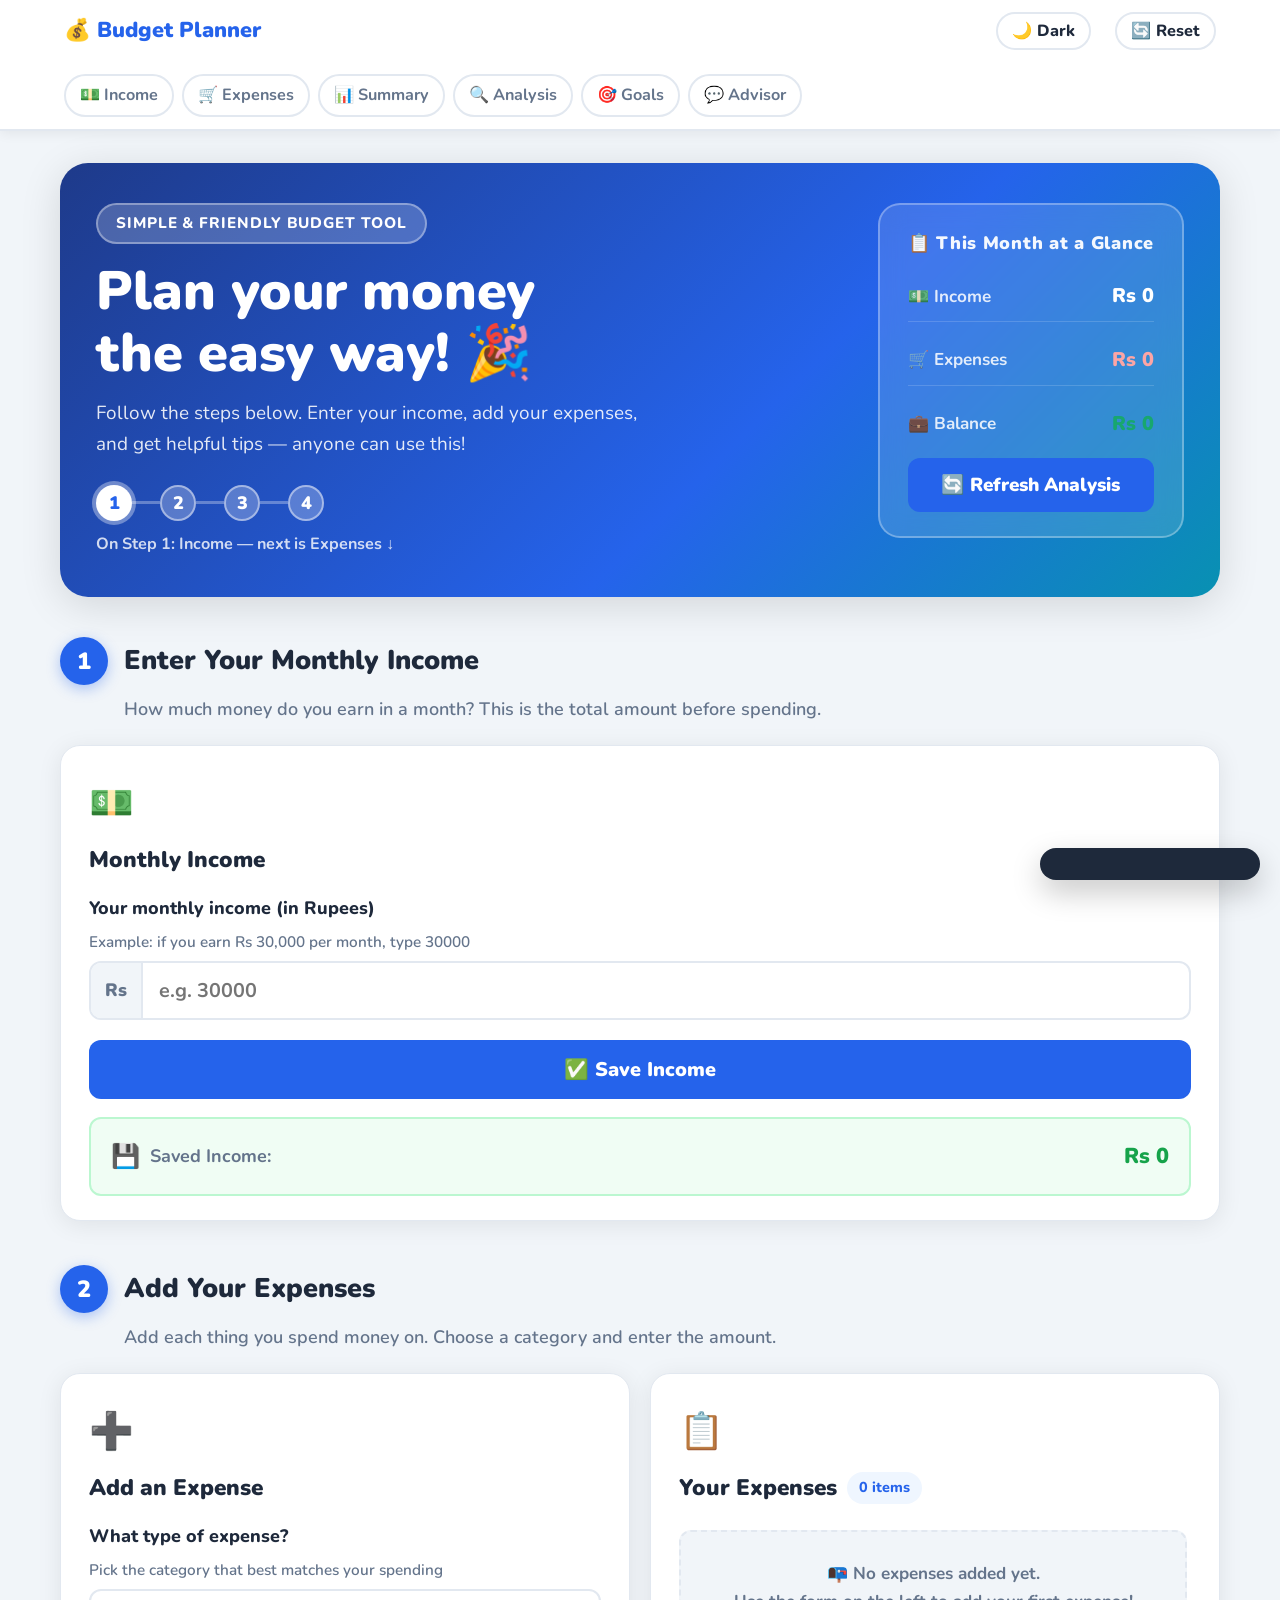
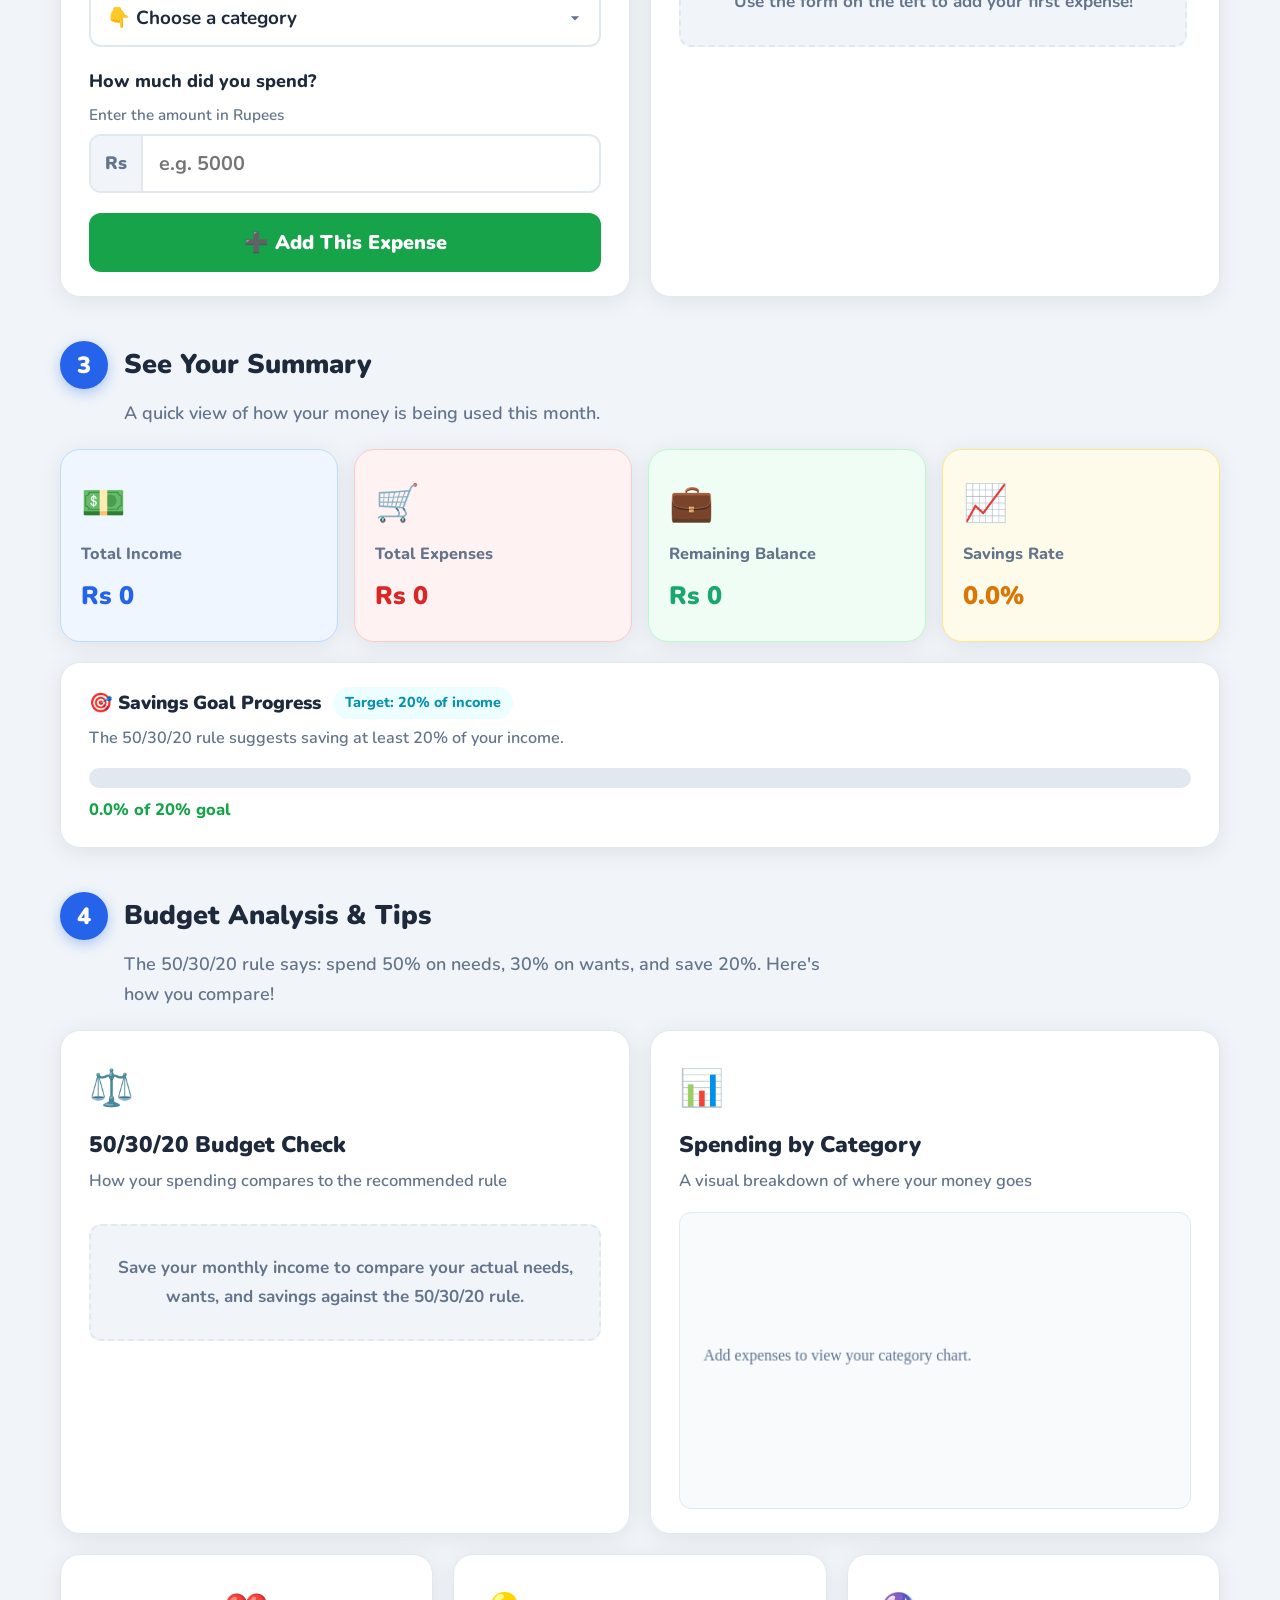
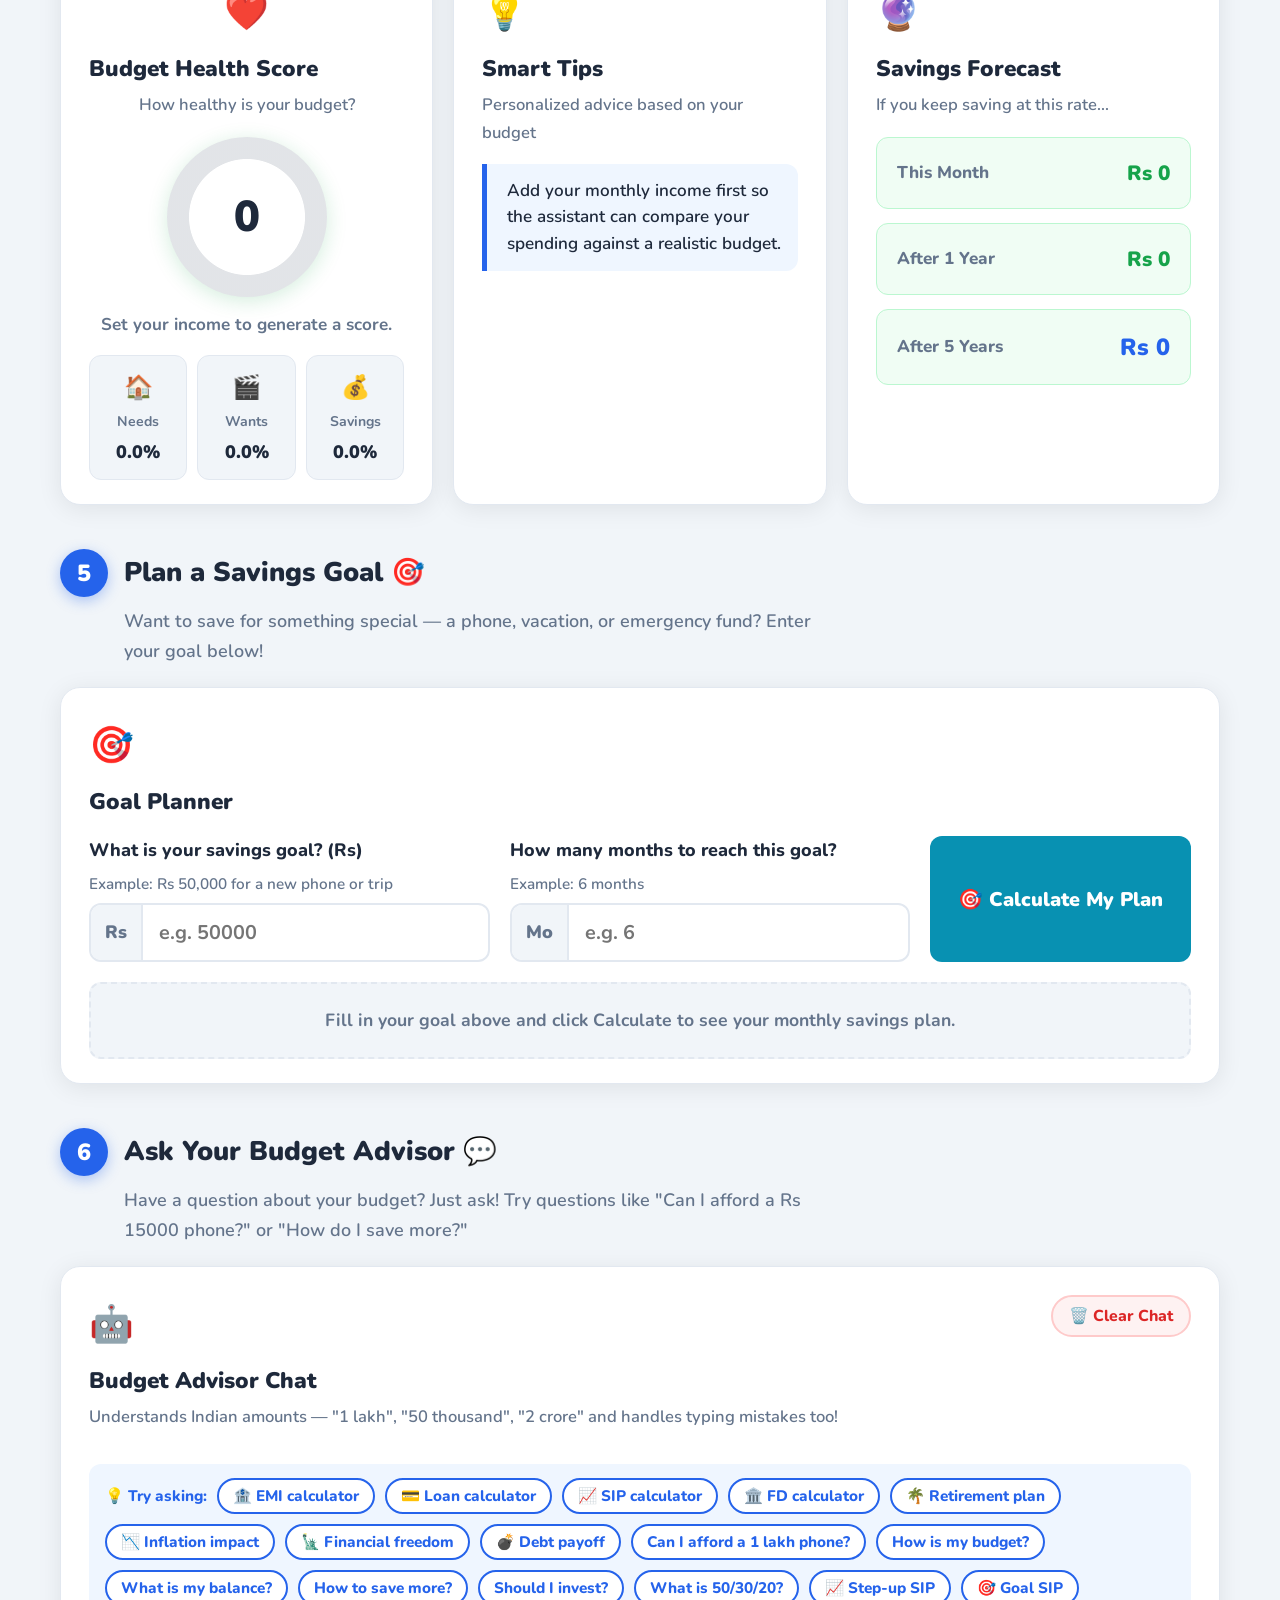
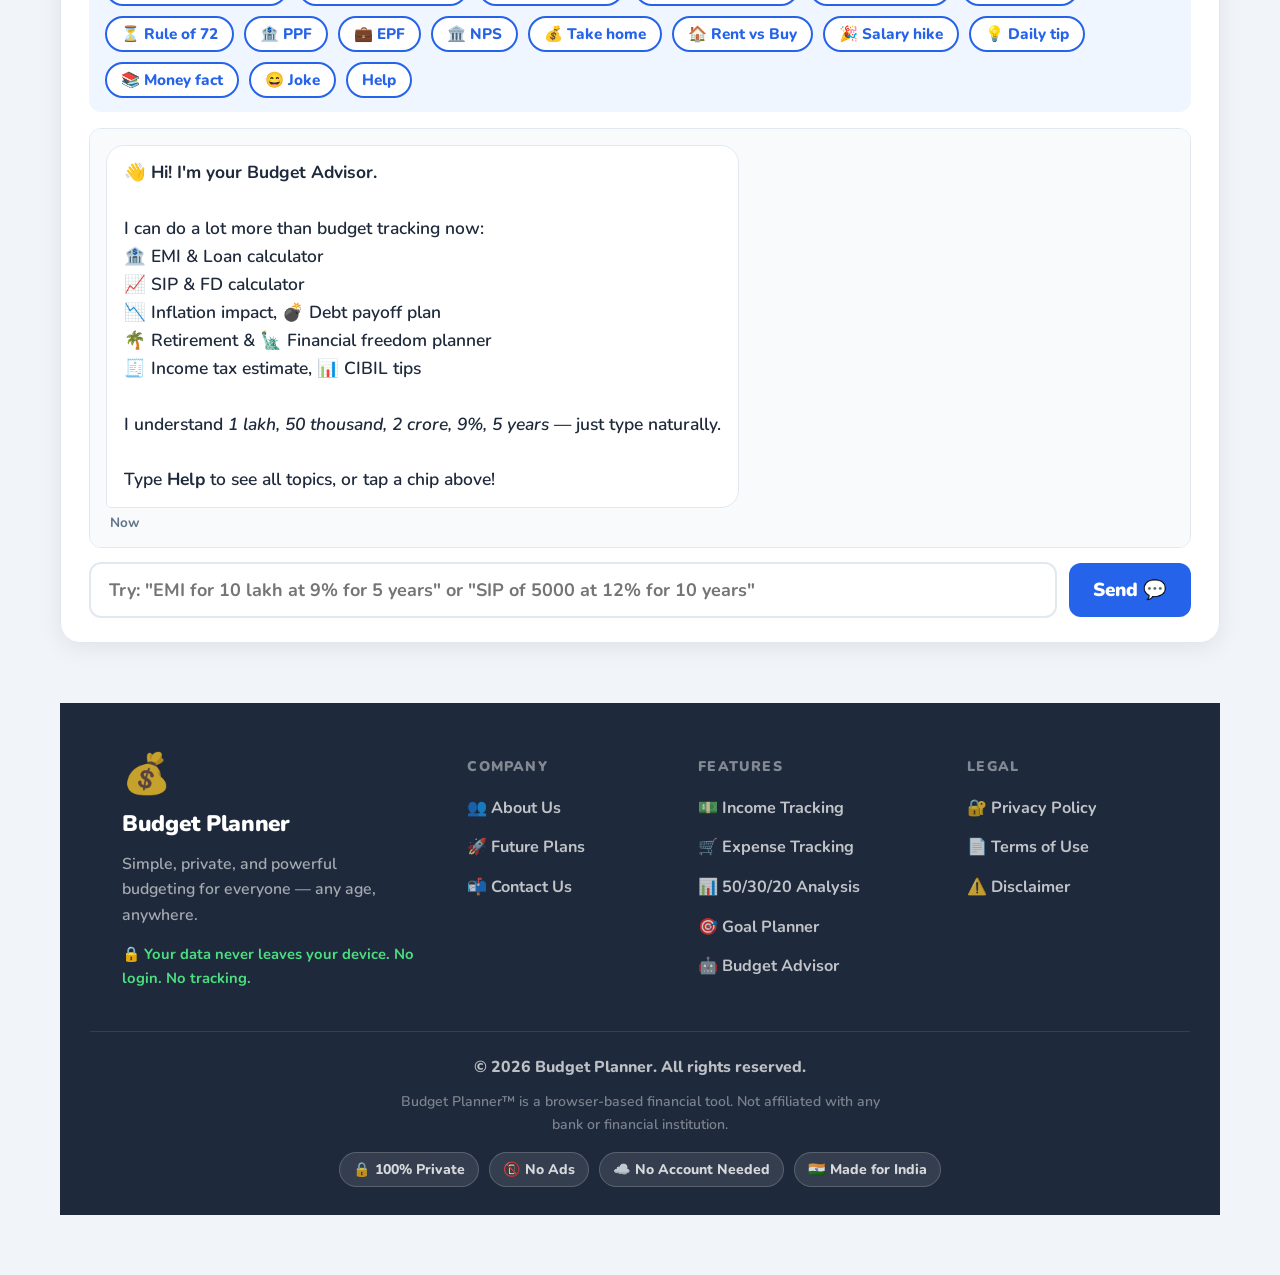
<file: index.html>
<!doctype html>
<html lang="en">
    <head>
        <script>
            (function () {
                try {
                    var t =
                        localStorage.getItem("smart-budget-theme") || "light";
                    document.documentElement.setAttribute("data-theme", t);
                } catch (e) {}
            })();
        </script>
        <meta charset="UTF-8" />
        <meta name="viewport" content="width=device-width, initial-scale=1.0" />
        <title>My Budget Planner 💰</title>
        <link rel="preconnect" href="https://fonts.googleapis.com" />
        <link rel="preconnect" href="https://fonts.gstatic.com" crossorigin />
        <link
            href="https://fonts.googleapis.com/css2?family=Nunito:wght@400;600;700;800;900&display=swap"
            rel="stylesheet"
        />
        <link rel="stylesheet" href="style.css" />
    </head>
    <body>
        <!-- TOP NAV -->
        <nav class="topnav">
            <div class="topnav__inner">
                <a class="topnav__brand" href="index.html">💰 Budget Planner</a>
                

                <button
                    id="themeToggleBtn"
                    class="topnav__theme"
                    type="button"
                    title="Toggle light/dark theme"
                >
                    🌙 Dark
                </button>
                <button
                    id="resetAppBtn"
                    class="topnav__reset"
                    type="button"
                    title="Clear all data and start fresh"
                >
                    🔄 Reset
                </button>
                <div class="topnav__links">
                    <a href="#step-income">💵 Income</a>
                    <a href="#step-expenses">🛒 Expenses</a>
                    <a href="#step-summary">📊 Summary</a>
                    <a href="#step-analysis">🔍 Analysis</a>
                    <a href="#step-goals">🎯 Goals</a>
                    <a href="#step-chat">💬 Advisor</a>
                </div>
            </div>
        </nav>

        <div class="page-shell">
            <!-- HERO BANNER -->
            <header class="hero">
                <div class="hero__left">
                    <div class="hero__badge">
                        Simple &amp; Friendly Budget Tool
                    </div>
                    <h1 class="hero__title">
                        Plan your money<br />the easy way! 🎉
                    </h1>
                    <p class="hero__desc">
                        Follow the steps below. Enter your income, add your
                        expenses, and get helpful tips — anyone can use this!
                    </p>
                    <div class="hero__steps-hint" id="heroStepsHint">
                        <button class="step-dot active" type="button" data-step-target="step-income" data-step-name="Income">1</button>
                        <span class="step-line"></span>
                        <button class="step-dot" type="button" data-step-target="step-expenses" data-step-name="Expenses">2</button>
                        <span class="step-line"></span>
                        <button class="step-dot" type="button" data-step-target="step-summary" data-step-name="Summary">3</button>
                        <span class="step-line"></span>
                        <button class="step-dot" type="button" data-step-target="step-analysis" data-step-name="Analysis">4</button>
                        <p class="step-hint-text" id="stepHintText">Start with Step 1 below ↓</p>
                    </div>
                </div>
                <div class="hero__right">
                    <div class="glance-card">
                        <p class="glance-title">📋 This Month at a Glance</p>
                        <div class="glance-row">
                            <span class="glance-label">💵 Income</span>
                            <strong id="heroIncome" class="glance-val"
                                >Rs 0</strong
                            >
                        </div>
                        <div class="glance-row">
                            <span class="glance-label">🛒 Expenses</span>
                            <strong id="heroExpenses" class="glance-val red"
                                >Rs 0</strong
                            >
                        </div>
                        <div class="glance-row glance-row--big">
                            <span class="glance-label">💼 Balance</span>
                            <strong id="heroBalance" class="glance-val green"
                                >Rs 0</strong
                            >
                        </div>
                        <button
                            id="analyzeBudgetBtn"
                            class="btn btn--primary btn--full"
                            type="button"
                        >
                            🔄 Refresh Analysis
                        </button>
                    </div>
                </div>
            </header>

            <main class="steps">
                <!-- STEP 1: INCOME -->
                <section class="step-section" id="step-income">
                    <div class="step-label">
                        <span class="step-num">1</span>
                        <span class="step-title"
                            >Enter Your Monthly Income</span
                        >
                    </div>
                    <p class="step-desc">
                        How much money do you earn in a month? This is the total
                        amount before spending.
                    </p>
                    <div class="card">
                        <div class="card__icon">💵</div>
                        <h2 class="card__heading">Monthly Income</h2>
                        <form id="incomeForm" class="form-stack">
                            <div class="field-wrap">
                                <label class="field-label" for="incomeInput"
                                    >Your monthly income (in Rupees)</label
                                >
                                <p class="field-hint">
                                    Example: if you earn Rs 30,000 per month,
                                    type 30000
                                </p>
                                <div class="input-icon-wrap">
                                    <span class="input-prefix">Rs</span>
                                    <input
                                        id="incomeInput"
                                        class="input-big"
                                        type="number"
                                        min="0"
                                        step="1"
                                        placeholder="e.g. 30000"
                                    />
                                </div>
                            </div>
                            <button
                                class="btn btn--primary btn--lg"
                                type="submit"
                            >
                                ✅ Save Income
                            </button>
                        </form>
                        <div class="saved-box" id="incomeSavedBox">
                            <span class="saved-box__icon">💾</span>
                            <span class="saved-box__label">Saved Income:</span>
                            <strong id="incomeValue">Rs 0</strong>
                        </div>
                    </div>
                </section>

                <!-- STEP 2: ADD EXPENSES -->
                <section class="step-section" id="step-expenses">
                    <div class="step-label">
                        <span class="step-num">2</span>
                        <span class="step-title">Add Your Expenses</span>
                    </div>
                    <p class="step-desc">
                        Add each thing you spend money on. Choose a category and
                        enter the amount.
                    </p>
                    <div class="two-col">
                        <!-- Add Expense Form -->
                        <div class="card">
                            <div class="card__icon">➕</div>
                            <h2 class="card__heading">Add an Expense</h2>
                            <form id="expenseForm" class="form-stack">
                                <div class="field-wrap">
                                    <label
                                        class="field-label"
                                        for="expenseCategory"
                                        >What type of expense?</label
                                    >
                                    <p class="field-hint">
                                        Pick the category that best matches your
                                        spending
                                    </p>
                                    <select
                                        id="expenseCategory"
                                        class="input-big"
                                        required
                                    >
                                        <option value="">
                                            👇 Choose a category
                                        </option>
                                        <option value="Food">
                                            🍛 Food (groceries, meals)
                                        </option>
                                        <option value="Rent">
                                            🏠 Rent / Housing
                                        </option>
                                        <option value="Transport">
                                            🚌 Transport (bus, petrol, auto)
                                        </option>
                                        <option value="Utilities">
                                            💡 Utilities (electricity, water,
                                            internet)
                                        </option>
                                        <option value="Entertainment">
                                            🎬 Entertainment (movies, games,
                                            subscriptions)
                                        </option>
                                        <option value="Other">📦 Other</option>
                                    </select>
                                </div>
                                <div class="field-wrap">
                                    <label
                                        class="field-label"
                                        for="expenseAmount"
                                        >How much did you spend?</label
                                    >
                                    <p class="field-hint">
                                        Enter the amount in Rupees
                                    </p>
                                    <div class="input-icon-wrap">
                                        <span class="input-prefix">Rs</span>
                                        <input
                                            id="expenseAmount"
                                            class="input-big"
                                            type="number"
                                            min="0"
                                            step="1"
                                            placeholder="e.g. 5000"
                                            required
                                        />
                                    </div>
                                </div>
                                <button
                                    class="btn btn--green btn--lg"
                                    type="submit"
                                >
                                    ➕ Add This Expense
                                </button>
                            </form>
                        </div>

                        <!-- Expense List -->
                        <div class="card">
                            <div class="card__icon">📋</div>
                            <h2 class="card__heading">
                                Your Expenses
                                <span id="expenseCount" class="badge"
                                    >0 items</span
                                >
                            </h2>
                            <div id="expenseList" class="expense-list"></div>
                        </div>
                    </div>
                </section>

                <!-- STEP 3: SUMMARY -->
                <section class="step-section" id="step-summary">
                    <div class="step-label">
                        <span class="step-num">3</span>
                        <span class="step-title">See Your Summary</span>
                    </div>
                    <p class="step-desc">
                        A quick view of how your money is being used this month.
                    </p>
                    <div class="four-col">
                        <div class="stat-card stat-card--blue">
                            <span class="stat-icon">💵</span>
                            <span class="stat-label">Total Income</span>
                            <strong id="statIncome" class="stat-value"
                                >Rs 0</strong
                            >
                        </div>
                        <div class="stat-card stat-card--red">
                            <span class="stat-icon">🛒</span>
                            <span class="stat-label">Total Expenses</span>
                            <strong id="statExpenses" class="stat-value"
                                >Rs 0</strong
                            >
                        </div>
                        <div class="stat-card stat-card--green">
                            <span class="stat-icon">💼</span>
                            <span class="stat-label">Remaining Balance</span>
                            <strong id="statBalance" class="stat-value"
                                >Rs 0</strong
                            >
                        </div>
                        <div class="stat-card stat-card--yellow">
                            <span class="stat-icon">📈</span>
                            <span class="stat-label">Savings Rate</span>
                            <strong id="statSavingsRate" class="stat-value"
                                >0%</strong
                            >
                        </div>
                    </div>
                    <div class="card savings-progress-card">
                        <p class="progress-heading">
                            🎯 Savings Goal Progress
                            <span class="badge badge--teal"
                                >Target: 20% of income</span
                            >
                        </p>
                        <p class="progress-sub">
                            The 50/30/20 rule suggests saving at least 20% of
                            your income.
                        </p>
                        <div class="progress-bar-wrap">
                            <div class="progress-bar-bg">
                                <div
                                    id="savingsProgressBar"
                                    class="progress-bar-fill"
                                ></div>
                            </div>
                            <span
                                id="savingsProgressLabel"
                                class="progress-label"
                                >0% of 20% goal</span
                            >
                        </div>
                    </div>
                </section>

                <!-- STEP 4: ANALYSIS -->
                <section class="step-section" id="step-analysis">
                    <div class="step-label">
                        <span class="step-num">4</span>
                        <span class="step-title"
                            >Budget Analysis &amp; Tips</span
                        >
                    </div>
                    <p class="step-desc">
                        The 50/30/20 rule says: spend 50% on needs, 30% on
                        wants, and save 20%. Here's how you compare!
                    </p>

                    <div class="two-col">
                        <!-- 50/30/20 Allocation -->
                        <div class="card">
                            <div class="card__icon">⚖️</div>
                            <h2 class="card__heading">50/30/20 Budget Check</h2>
                            <p class="card__sub">
                                How your spending compares to the recommended
                                rule
                            </p>
                            <div
                                id="allocationComparison"
                                class="allocation-list"
                            ></div>
                        </div>

                        <!-- Chart -->
                        <div class="card">
                            <div class="card__icon">📊</div>
                            <h2 class="card__heading">Spending by Category</h2>
                            <p class="card__sub">
                                A visual breakdown of where your money goes
                            </p>
                            <canvas
                                id="expenseChart"
                                width="520"
                                height="300"
                                aria-label="Expense chart"
                            ></canvas>
                        </div>
                    </div>

                    <div class="three-col">
                        <!-- Health Score -->
                        <div class="card score-card">
                            <div class="card__icon">❤️</div>
                            <h2 class="card__heading">Budget Health Score</h2>
                            <p class="card__sub">How healthy is your budget?</p>
                            <div class="score-ring">
                                <div id="scoreValue" class="score-ring__value">
                                    0
                                </div>
                            </div>
                            <p id="scoreStatus" class="score-status">
                                Set your income to get your score.
                            </p>
                            <div class="score-breakdown">
                                <div class="score-breakdown__item">
                                    <span class="sb-icon">🏠</span>
                                    <span class="sb-label">Needs</span>
                                    <strong id="needsActual">0%</strong>
                                </div>
                                <div class="score-breakdown__item">
                                    <span class="sb-icon">🎬</span>
                                    <span class="sb-label">Wants</span>
                                    <strong id="wantsActual">0%</strong>
                                </div>
                                <div class="score-breakdown__item">
                                    <span class="sb-icon">💰</span>
                                    <span class="sb-label">Savings</span>
                                    <strong id="savingsActual">0%</strong>
                                </div>
                            </div>
                        </div>

                        <!-- Smart Suggestions -->
                        <div class="card">
                            <div class="card__icon">💡</div>
                            <h2 class="card__heading">Smart Tips</h2>
                            <p class="card__sub">
                                Personalized advice based on your budget
                            </p>
                            <ul id="suggestionsList" class="tips-list"></ul>
                        </div>

                        <!-- Forecast -->
                        <div class="card">
                            <div class="card__icon">🔮</div>
                            <h2 class="card__heading">Savings Forecast</h2>
                            <p class="card__sub">
                                If you keep saving at this rate...
                            </p>
                            <div class="forecast-list">
                                <div class="forecast-item">
                                    <span class="forecast-period"
                                        >This Month</span
                                    >
                                    <strong
                                        id="monthlySavings"
                                        class="forecast-amount"
                                        >Rs 0</strong
                                    >
                                </div>
                                <div class="forecast-item">
                                    <span class="forecast-period"
                                        >After 1 Year</span
                                    >
                                    <strong
                                        id="yearlySavings"
                                        class="forecast-amount"
                                        >Rs 0</strong
                                    >
                                </div>
                                <div class="forecast-item">
                                    <span class="forecast-period"
                                        >After 5 Years</span
                                    >
                                    <strong
                                        id="fiveYearSavings"
                                        class="forecast-amount highlight-amount"
                                        >Rs 0</strong
                                    >
                                </div>
                            </div>
                        </div>
                    </div>
                </section>

                <!-- STEP 5: GOAL PLANNER -->
                <section class="step-section" id="step-goals">
                    <div class="step-label">
                        <span class="step-num">5</span>
                        <span class="step-title">Plan a Savings Goal 🎯</span>
                    </div>
                    <p class="step-desc">
                        Want to save for something special — a phone, vacation,
                        or emergency fund? Enter your goal below!
                    </p>
                    <div class="card card--wide">
                        <div class="card__icon">🎯</div>
                        <h2 class="card__heading">Goal Planner</h2>
                        <form id="goalForm" class="form-inline">
                            <div class="field-wrap">
                                <label class="field-label" for="goalAmount"
                                    >What is your savings goal? (Rs)</label
                                >
                                <p class="field-hint">
                                    Example: Rs 50,000 for a new phone or trip
                                </p>
                                <div class="input-icon-wrap">
                                    <span class="input-prefix">Rs</span>
                                    <input
                                        id="goalAmount"
                                        class="input-big"
                                        type="number"
                                        min="0"
                                        step="1"
                                        placeholder="e.g. 50000"
                                    />
                                </div>
                            </div>
                            <div class="field-wrap">
                                <label class="field-label" for="goalMonths"
                                    >How many months to reach this goal?</label
                                >
                                <p class="field-hint">Example: 6 months</p>
                                <div class="input-icon-wrap">
                                    <span class="input-prefix">Mo</span>
                                    <input
                                        id="goalMonths"
                                        class="input-big"
                                        type="number"
                                        min="1"
                                        step="1"
                                        placeholder="e.g. 6"
                                    />
                                </div>
                            </div>
                            <button
                                class="btn btn--accent btn--lg"
                                type="submit"
                            >
                                🎯 Calculate My Plan
                            </button>
                        </form>
                        <div
                            id="goalResult"
                            class="goal-result-box goal-result-box--empty"
                        >
                            Fill in your goal above and click Calculate to see
                            your monthly savings plan.
                        </div>
                    </div>
                </section>

                <!-- STEP 6: CHAT ADVISOR -->
                <section class="step-section" id="step-chat">
                    <div class="step-label">
                        <span class="step-num">6</span>
                        <span class="step-title"
                            >Ask Your Budget Advisor 💬</span
                        >
                    </div>
                    <p class="step-desc">
                        Have a question about your budget? Just ask! Try
                        questions like "Can I afford a Rs 15000 phone?" or "How
                        do I save more?"
                    </p>
                    <div class="card card--wide">
                        <div class="chat-card-header">
                            <div>
                                <div class="card__icon">🤖</div>
                                <h2 class="card__heading">
                                    Budget Advisor Chat
                                </h2>
                                <p class="card__sub">
                                    Understands Indian amounts — "1 lakh", "50
                                    thousand", "2 crore" and handles typing
                                    mistakes too!
                                </p>
                            </div>
                            <button
                                id="clearChatBtn"
                                class="btn-clear-chat"
                                type="button"
                            >
                                🗑️ Clear Chat
                            </button>
                        </div>
                        <div class="chat-examples">
                            <span class="chat-example-label"
                                >💡 Try asking:</span
                            >
                            <button
                                class="chat-chip"
                                type="button"
                                data-question="EMI for 10 lakh at 9% for 5 years"
                            >
                                🏦 EMI calculator
                            </button>
                            <button
                                class="chat-chip"
                                type="button"
                                data-question="Loan of 5 lakh at 11% for 3 years"
                            >
                                💳 Loan calculator
                            </button>
                            <button
                                class="chat-chip"
                                type="button"
                                data-question="SIP of 5000 at 12% for 10 years"
                            >
                                📈 SIP calculator
                            </button>
                            <button
                                class="chat-chip"
                                type="button"
                                data-question="FD of 1 lakh at 7% for 5 years"
                            >
                                🏛️ FD calculator
                            </button>
                            <button
                                class="chat-chip"
                                type="button"
                                data-question="Retirement plan"
                            >
                                🌴 Retirement plan
                            </button>
                            <button
                                class="chat-chip"
                                type="button"
                                data-question="Inflation effect on 1 lakh in 10 years at 6%"
                            >
                                📉 Inflation impact
                            </button>
                            <button
                                class="chat-chip"
                                type="button"
                                data-question="Financial freedom number"
                            >
                                🗽 Financial freedom
                            </button>
                            <button
                                class="chat-chip"
                                type="button"
                                data-question="Debt payoff plan for 2 lakh at 18%"
                            >
                                💣 Debt payoff
                            </button>
                            <button
                                class="chat-chip"
                                type="button"
                                data-question="Can I afford a 1 lakh phone?"
                            >
                                Can I afford a 1 lakh phone?
                            </button>
                            <button
                                class="chat-chip"
                                type="button"
                                data-question="How is my budget?"
                            >
                                How is my budget?
                            </button>
                            <button
                                class="chat-chip"
                                type="button"
                                data-question="What is my balance?"
                            >
                                What is my balance?
                            </button>
                            <button
                                class="chat-chip"
                                type="button"
                                data-question="How do I save more?"
                            >
                                How to save more?
                            </button>
                            <button
                                class="chat-chip"
                                type="button"
                                data-question="Should I invest?"
                            >
                                Should I invest?
                            </button>
                            <button
                                class="chat-chip"
                                type="button"
                                data-question="What is the 50/30/20 rule?"
                            >
                                What is 50/30/20?
                            </button>
                            <button class="chat-chip" type="button" data-question="Step up SIP of 5000 at 12% for 20 years step up by 10%">📈 Step-up SIP</button>
                            <button class="chat-chip" type="button" data-question="How much SIP for 1 crore in 20 years at 12%">🎯 Goal SIP</button>
                            <button class="chat-chip" type="button" data-question="Rule of 72">⏳ Rule of 72</button>
                            <button class="chat-chip" type="button" data-question="PPF">🏦 PPF</button>
                            <button class="chat-chip" type="button" data-question="EPF">💼 EPF</button>
                            <button class="chat-chip" type="button" data-question="NPS">🏛️ NPS</button>
                            <button class="chat-chip" type="button" data-question="Take home from 12 lakh CTC">💰 Take home</button>
                            <button class="chat-chip" type="button" data-question="Rent vs Buy">🏠 Rent vs Buy</button>
                            <button class="chat-chip" type="button" data-question="Got a 15% salary hike">🎉 Salary hike</button>
                            <button class="chat-chip" type="button" data-question="Tip of the day">💡 Daily tip</button>
                            <button class="chat-chip" type="button" data-question="Money fact">📚 Money fact</button>
                            <button class="chat-chip" type="button" data-question="Tell me a joke">😄 Joke</button>
                            <button
                                class="chat-chip"
                                type="button"
                                data-question="Help"
                            >
                                Help
                            </button>
                        </div>
                        <div id="chatMessages" class="chat-messages"></div>
                        <form id="chatForm" class="chat-input-row">
                            <input
                                id="chatQuestion"
                                class="chat-input"
                                type="text"
                                placeholder='Try: "EMI for 10 lakh at 9% for 5 years" or "SIP of 5000 at 12% for 10 years"'
                            />
                            <button class="btn btn--primary" type="submit">
                                Send 💬
                            </button>
                        </form>
                    </div>
                </section>
            </main>

            <footer class="footer">
                <div class="footer__top">
                    <div class="footer__brand">
                        <span class="footer__logo">💰</span>
                        <span class="footer__name">Budget Planner</span>
                        <p class="footer__tagline">
                            Simple, private, and powerful budgeting for everyone
                            — any age, anywhere.
                        </p>
                        <p class="footer__privacy-note">
                            🔒 Your data never leaves your device. No login. No
                            tracking.
                        </p>
                    </div>

                    <div class="footer__col">
                        <h4 class="footer__col-title">Company</h4>
                        <ul class="footer__links">
                            <li><a href="about.html">👥 About Us</a></li>
                            <li>
                                <a href="future-plans.html">🚀 Future Plans</a>
                            </li>
                            <li><a href="contact.html">📬 Contact Us</a></li>
                        </ul>
                    </div>

                    <div class="footer__col">
                        <h4 class="footer__col-title">Features</h4>
                        <ul class="footer__links">
                            <li>
                                <a href="#step-income">💵 Income Tracking</a>
                            </li>
                            <li>
                                <a href="#step-expenses">🛒 Expense Tracking</a>
                            </li>
                            <li>
                                <a href="#step-analysis"
                                    >📊 50/30/20 Analysis</a
                                >
                            </li>
                            <li><a href="#step-goals">🎯 Goal Planner</a></li>
                            <li><a href="#step-chat">🤖 Budget Advisor</a></li>
                        </ul>
                    </div>

                    <div class="footer__col">
                        <h4 class="footer__col-title">Legal</h4>
                        <ul class="footer__links">
                            <li>
                                <a href="privacy.html">🔐 Privacy Policy</a>
                            </li>
                            <li><a href="terms.html">📄 Terms of Use</a></li>
                            <li><a href="disclaimer.html">⚠️ Disclaimer</a></li>
                        </ul>
                    </div>
                </div>

                <div class="footer__bottom">
                    <p class="footer__copy">
                        © 2026 Budget Planner. All rights reserved.
                    </p>
                    <p class="footer__trademark">
                        Budget Planner™ is a browser-based financial tool. Not
                        affiliated with any bank or financial institution.
                    </p>
                    <div class="footer__badges">
                        <span class="footer__badge">🔒 100% Private</span>
                        <span class="footer__badge">📵 No Ads</span>
                        <span class="footer__badge">☁️ No Account Needed</span>
                        <span class="footer__badge">🇮🇳 Made for India</span>
                    </div>
                </div>
            </footer>
        </div>

        <div id="toast" class="toast" aria-live="polite"></div>

        <script src="script.js"></script>
        <script>
            const THEME_KEY = "smart-budget-theme";
            const themeBtn = document.getElementById("themeToggleBtn");
            function applyThemeLabel() {
                const isDark =
                    document.documentElement.getAttribute("data-theme") ===
                    "dark";
                themeBtn.textContent = isDark ? "☀️ Light" : "🌙 Dark";
                themeBtn.title = isDark
                    ? "Switch to light theme"
                    : "Switch to dark theme";
            }
            applyThemeLabel();
            themeBtn.addEventListener("click", () => {
                const current =
                    document.documentElement.getAttribute("data-theme") ||
                    "light";
                const next = current === "dark" ? "light" : "dark";
                document.documentElement.setAttribute("data-theme", next);
                try {
                    localStorage.setItem(THEME_KEY, next);
                } catch (e) {}
                applyThemeLabel();
            });

            document
                .getElementById("resetAppBtn")
                .addEventListener("click", () => {
                    const ok = confirm(
                        "This will clear ALL your saved data (income, expenses, chat) and reload the page as a fresh start. Continue?",
                    );
                    if (!ok) return;
                    let savedTheme = null;
                    try {
                        savedTheme = localStorage.getItem(THEME_KEY);
                        localStorage.clear();
                        sessionStorage.clear();
                        if (savedTheme)
                            localStorage.setItem(THEME_KEY, savedTheme);
                    } catch (e) {}
                    const url = new URL(window.location.href);
                    url.searchParams.set("_fresh", Date.now().toString());
                    window.location.replace(url.toString());
                });

            document.querySelectorAll(".chat-chip").forEach((btn) => {
                btn.addEventListener("click", () => {
                    document.getElementById("chatQuestion").value =
                        btn.dataset.question;
                    document.getElementById("chatQuestion").focus();
                });
            });
        </script>
    </body>
</html>
</file>
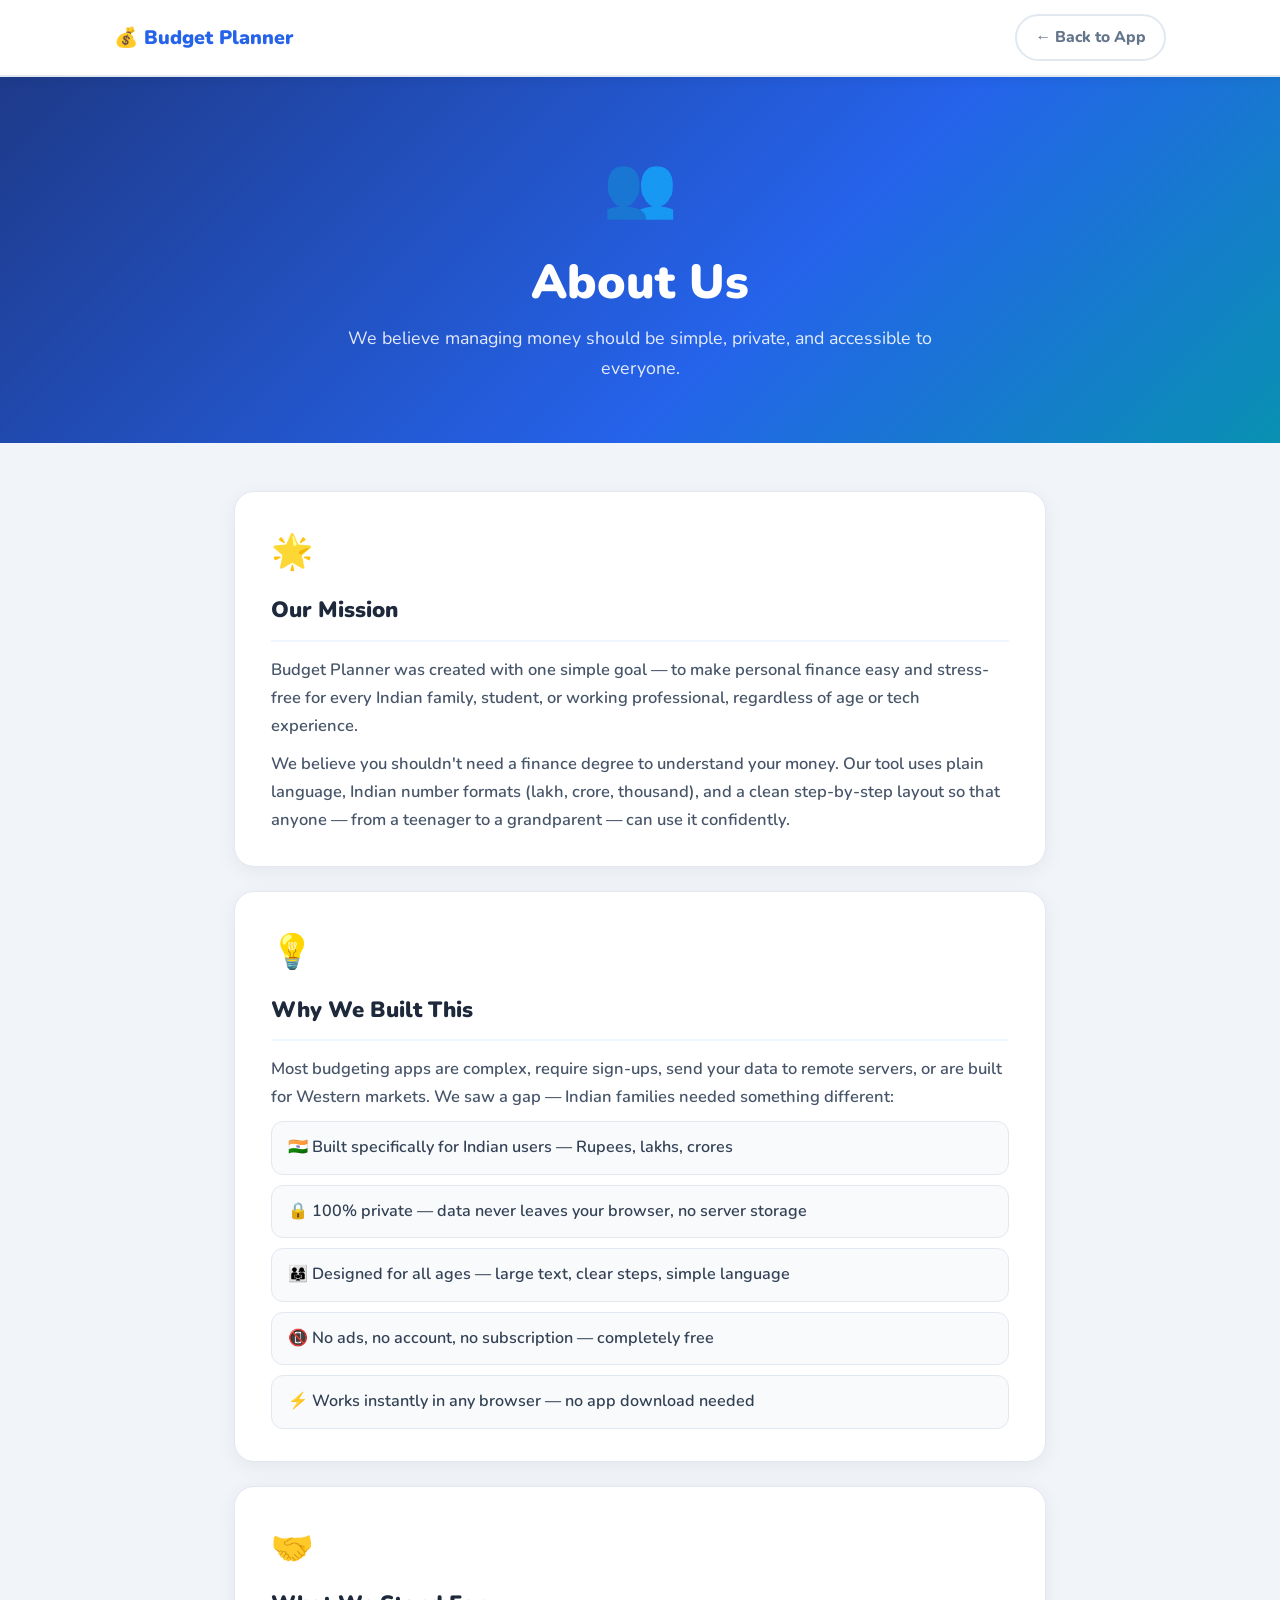
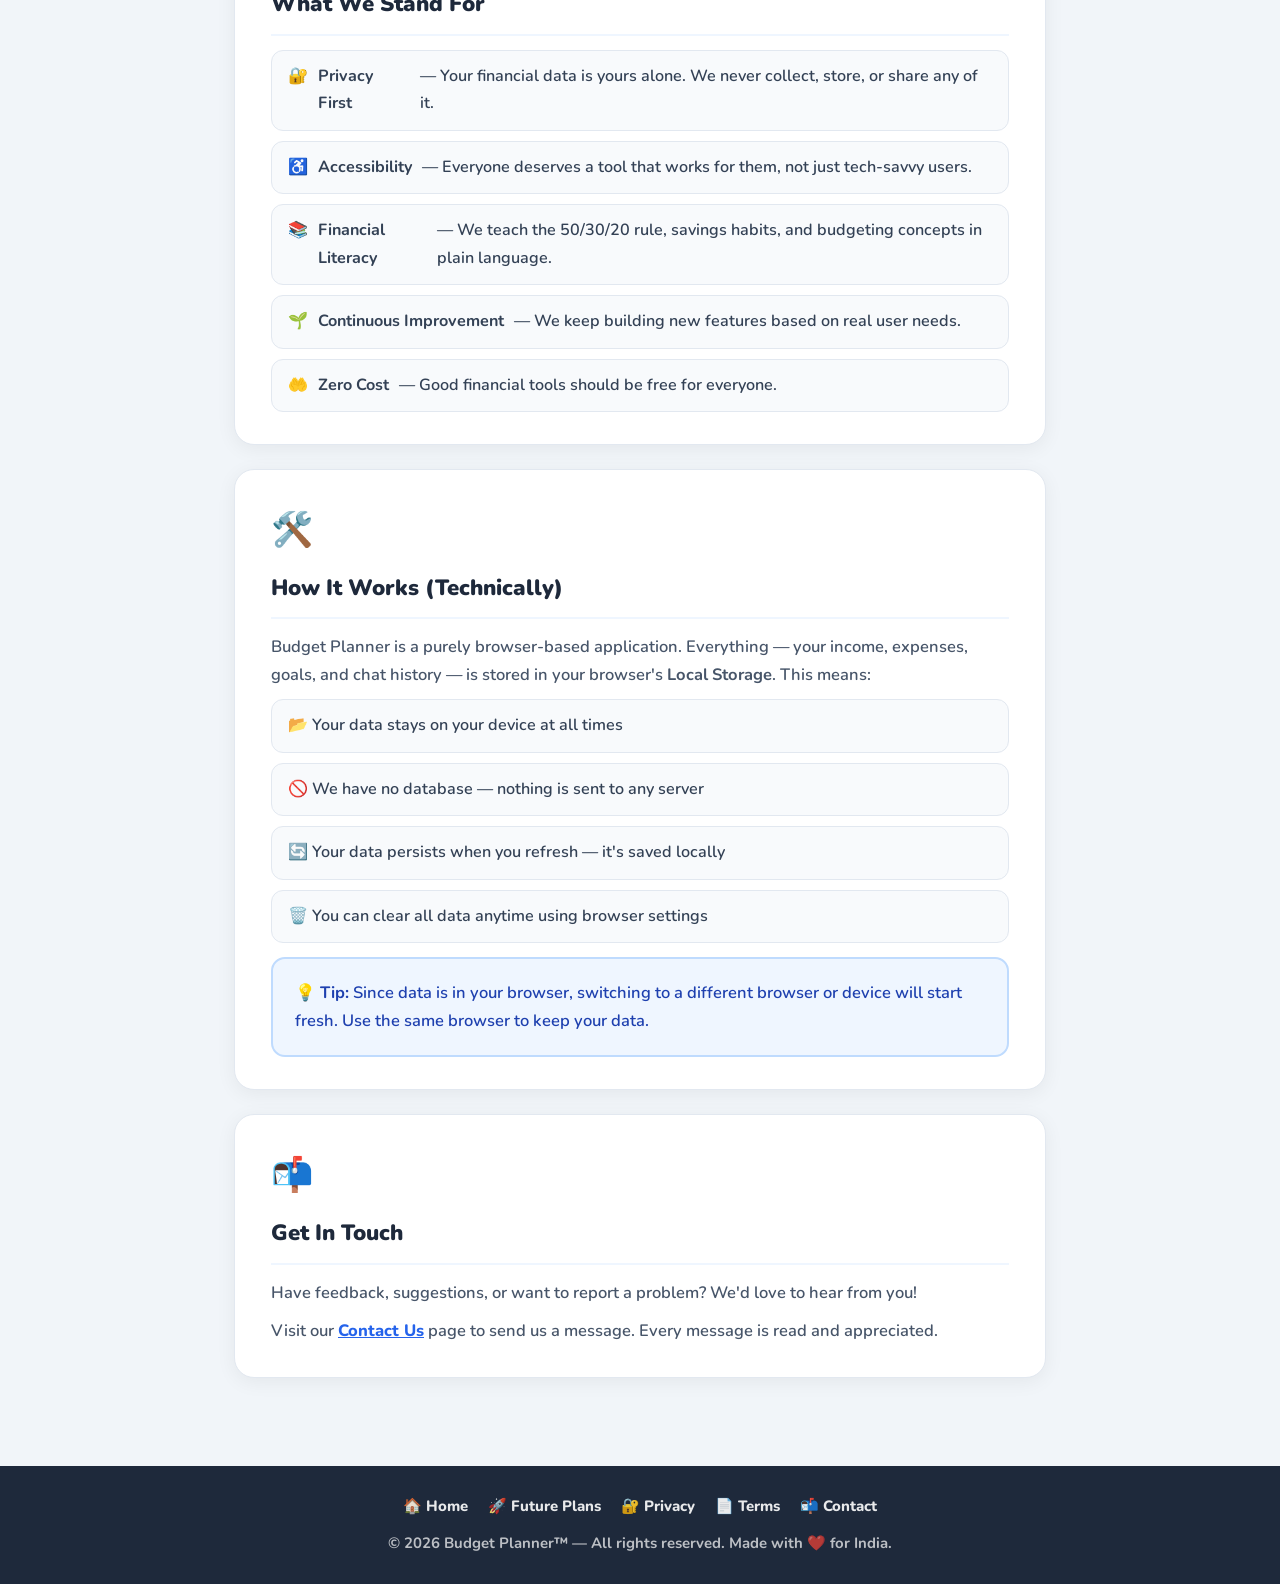
<file: about.html>
<!DOCTYPE html>
<html lang="en">
<head>
    <meta charset="UTF-8">
    <meta name="viewport" content="width=device-width, initial-scale=1.0">
    <title>About Us — Budget Planner</title>
    <link rel="preconnect" href="https://fonts.googleapis.com">
    <link rel="preconnect" href="https://fonts.gstatic.com" crossorigin>
    <link href="https://fonts.googleapis.com/css2?family=Nunito:wght@400;600;700;800;900&display=swap" rel="stylesheet">
    <link rel="stylesheet" href="page.css">
</head>
<body>

<nav class="page-nav">
    <div class="page-nav__inner">
        <a href="index.html" class="page-nav__brand">💰 Budget Planner</a>
        <a href="index.html" class="page-nav__back">← Back to App</a>
    </div>
</nav>

<div class="page-hero">
    <span class="page-hero__icon">👥</span>
    <h1 class="page-hero__title">About Us</h1>
    <p class="page-hero__sub">We believe managing money should be simple, private, and accessible to everyone.</p>
</div>

<div class="page-content">

    <div class="page-section">
        <span class="page-section__icon">🌟</span>
        <h2 class="page-section__title">Our Mission</h2>
        <p>Budget Planner was created with one simple goal — to make personal finance easy and stress-free for every Indian family, student, or working professional, regardless of age or tech experience.</p>
        <p>We believe you shouldn't need a finance degree to understand your money. Our tool uses plain language, Indian number formats (lakh, crore, thousand), and a clean step-by-step layout so that anyone — from a teenager to a grandparent — can use it confidently.</p>
    </div>

    <div class="page-section">
        <span class="page-section__icon">💡</span>
        <h2 class="page-section__title">Why We Built This</h2>
        <p>Most budgeting apps are complex, require sign-ups, send your data to remote servers, or are built for Western markets. We saw a gap — Indian families needed something different:</p>
        <ul class="info-list">
            <li>🇮🇳 Built specifically for Indian users — Rupees, lakhs, crores</li>
            <li>🔒 100% private — data never leaves your browser, no server storage</li>
            <li>👨‍👩‍👧 Designed for all ages — large text, clear steps, simple language</li>
            <li>📵 No ads, no account, no subscription — completely free</li>
            <li>⚡ Works instantly in any browser — no app download needed</li>
        </ul>
    </div>

    <div class="page-section">
        <span class="page-section__icon">🤝</span>
        <h2 class="page-section__title">What We Stand For</h2>
        <ul class="info-list">
            <li>🔐 <strong>Privacy First</strong> — Your financial data is yours alone. We never collect, store, or share any of it.</li>
            <li>♿ <strong>Accessibility</strong> — Everyone deserves a tool that works for them, not just tech-savvy users.</li>
            <li>📚 <strong>Financial Literacy</strong> — We teach the 50/30/20 rule, savings habits, and budgeting concepts in plain language.</li>
            <li>🌱 <strong>Continuous Improvement</strong> — We keep building new features based on real user needs.</li>
            <li>🤲 <strong>Zero Cost</strong> — Good financial tools should be free for everyone.</li>
        </ul>
    </div>

    <div class="page-section">
        <span class="page-section__icon">🛠️</span>
        <h2 class="page-section__title">How It Works (Technically)</h2>
        <p>Budget Planner is a purely browser-based application. Everything — your income, expenses, goals, and chat history — is stored in your browser's <strong>Local Storage</strong>. This means:</p>
        <ul class="info-list">
            <li>📂 Your data stays on your device at all times</li>
            <li>🚫 We have no database — nothing is sent to any server</li>
            <li>🔄 Your data persists when you refresh — it's saved locally</li>
            <li>🗑️ You can clear all data anytime using browser settings</li>
        </ul>
        <div class="highlight-box">
            <p>💡 <strong>Tip:</strong> Since data is in your browser, switching to a different browser or device will start fresh. Use the same browser to keep your data.</p>
        </div>
    </div>

    <div class="page-section">
        <span class="page-section__icon">📬</span>
        <h2 class="page-section__title">Get In Touch</h2>
        <p>Have feedback, suggestions, or want to report a problem? We'd love to hear from you!</p>
        <p>Visit our <a href="contact.html" style="color:#2563eb;font-weight:800;">Contact Us</a> page to send us a message. Every message is read and appreciated.</p>
    </div>

</div>

<footer class="page-footer">
    <div class="page-footer__links">
        <a href="index.html">🏠 Home</a>
        <a href="future-plans.html">🚀 Future Plans</a>
        <a href="privacy.html">🔐 Privacy</a>
        <a href="terms.html">📄 Terms</a>
        <a href="contact.html">📬 Contact</a>
    </div>
    <p>© 2026 Budget Planner™ — All rights reserved. Made with ❤️ for India.</p>
</footer>

</body>
</html>
</file>
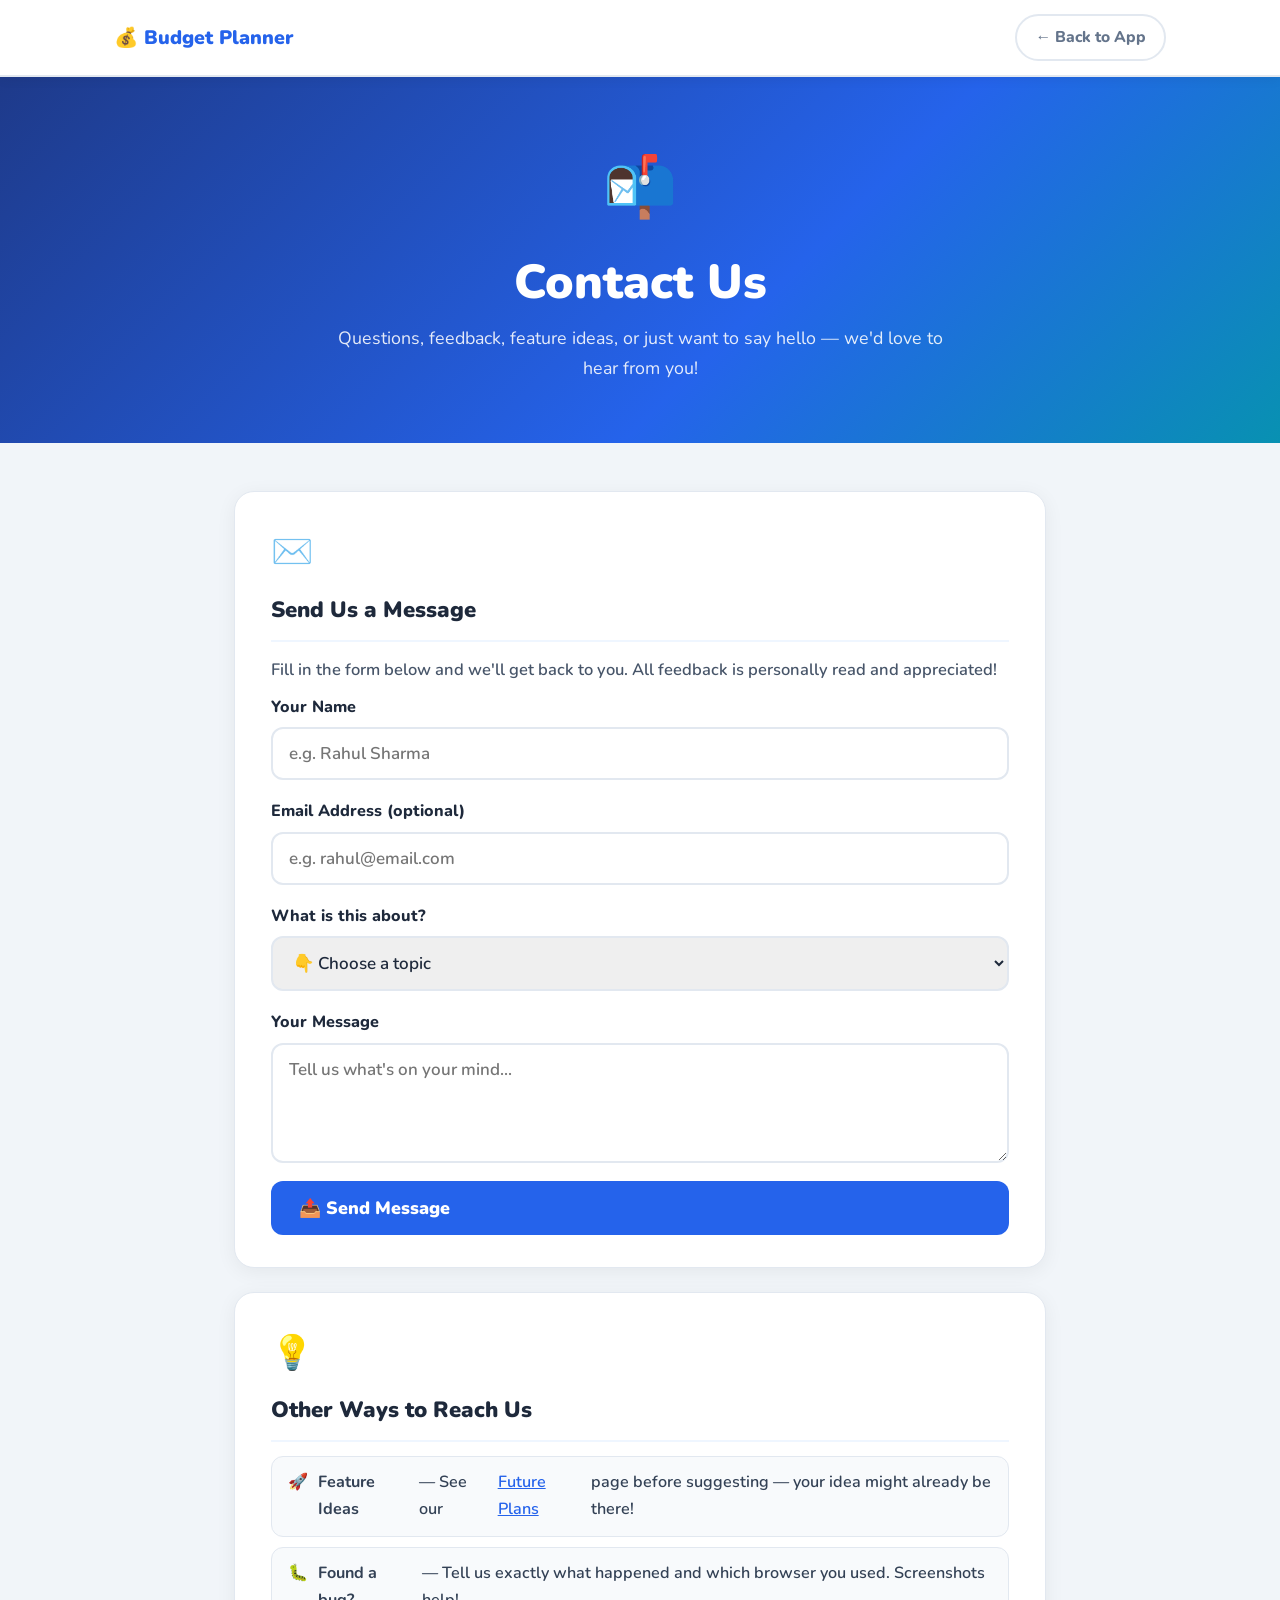
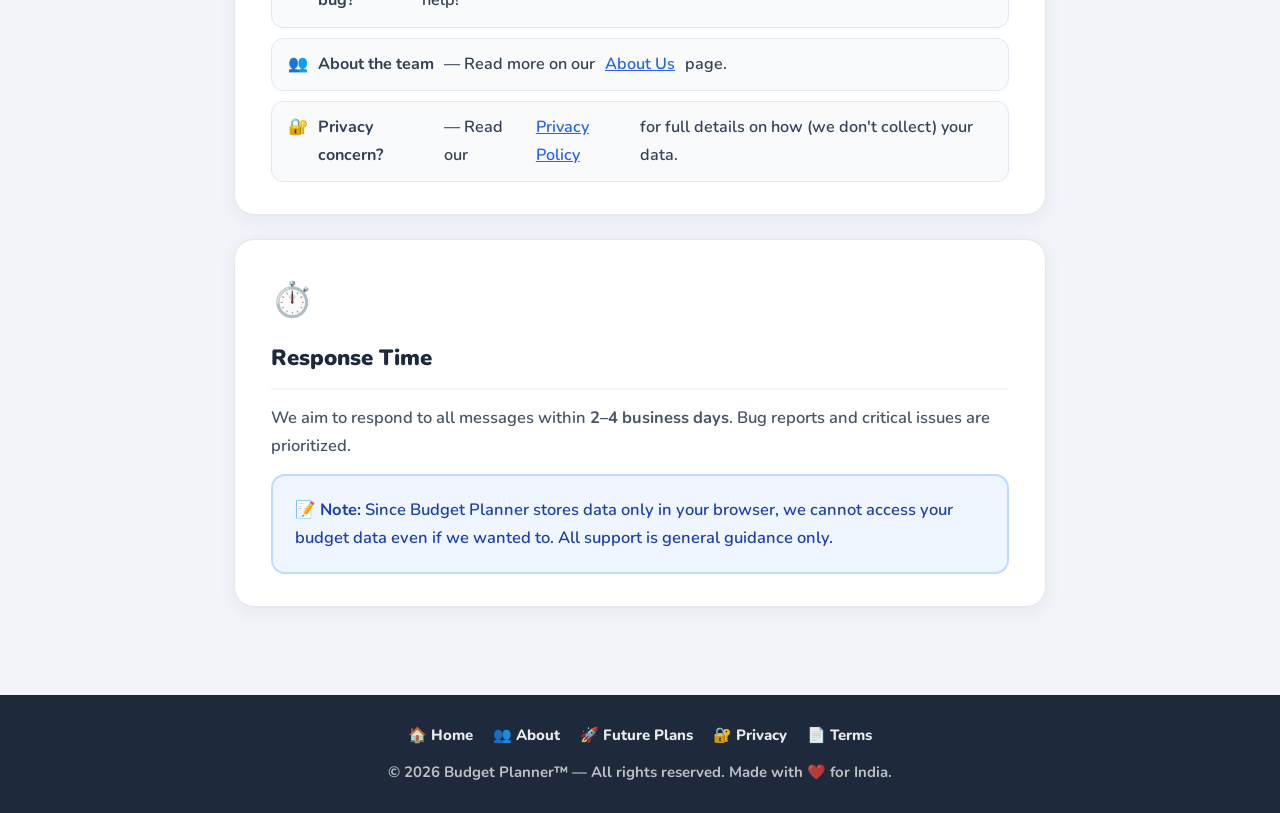
<file: contact.html>
<!DOCTYPE html>
<html lang="en">
<head>
    <meta charset="UTF-8">
    <meta name="viewport" content="width=device-width, initial-scale=1.0">
    <title>Contact Us — Budget Planner</title>
    <link rel="preconnect" href="https://fonts.googleapis.com">
    <link rel="preconnect" href="https://fonts.gstatic.com" crossorigin>
    <link href="https://fonts.googleapis.com/css2?family=Nunito:wght@400;600;700;800;900&display=swap" rel="stylesheet">
    <link rel="stylesheet" href="page.css">
</head>
<body>

<nav class="page-nav">
    <div class="page-nav__inner">
        <a href="index.html" class="page-nav__brand">💰 Budget Planner</a>
        <a href="index.html" class="page-nav__back">← Back to App</a>
    </div>
</nav>

<div class="page-hero">
    <span class="page-hero__icon">📬</span>
    <h1 class="page-hero__title">Contact Us</h1>
    <p class="page-hero__sub">Questions, feedback, feature ideas, or just want to say hello — we'd love to hear from you!</p>
</div>

<div class="page-content">

    <div class="page-section">
        <span class="page-section__icon">✉️</span>
        <h2 class="page-section__title">Send Us a Message</h2>
        <p>Fill in the form below and we'll get back to you. All feedback is personally read and appreciated!</p>

        <form class="contact-form" id="contactForm" onsubmit="handleSubmit(event)">
            <div class="form-field">
                <label for="name">Your Name</label>
                <input type="text" id="name" placeholder="e.g. Rahul Sharma" required>
            </div>
            <div class="form-field">
                <label for="email">Email Address (optional)</label>
                <input type="email" id="email" placeholder="e.g. rahul@email.com">
            </div>
            <div class="form-field">
                <label for="subject">What is this about?</label>
                <select id="subject" required>
                    <option value="">👇 Choose a topic</option>
                    <option value="feedback">💬 General Feedback</option>
                    <option value="feature">💡 Feature Request / Idea</option>
                    <option value="bug">🐛 Report a Problem / Bug</option>
                    <option value="question">❓ Question</option>
                    <option value="other">📦 Other</option>
                </select>
            </div>
            <div class="form-field">
                <label for="message">Your Message</label>
                <textarea id="message" placeholder="Tell us what's on your mind..." required></textarea>
            </div>
            <button type="submit" class="form-submit">📤 Send Message</button>
        </form>

        <div class="form-success" id="formSuccess">
            ✅ Thank you for your message! We've received it and will get back to you soon. 🙏
        </div>
    </div>

    <div class="page-section">
        <span class="page-section__icon">💡</span>
        <h2 class="page-section__title">Other Ways to Reach Us</h2>
        <ul class="info-list">
            <li>🚀 <strong>Feature Ideas</strong> — See our <a href="future-plans.html" style="color:#2563eb;">Future Plans</a> page before suggesting — your idea might already be there!</li>
            <li>🐛 <strong>Found a bug?</strong> — Tell us exactly what happened and which browser you used. Screenshots help!</li>
            <li>👥 <strong>About the team</strong> — Read more on our <a href="about.html" style="color:#2563eb;">About Us</a> page.</li>
            <li>🔐 <strong>Privacy concern?</strong> — Read our <a href="privacy.html" style="color:#2563eb;">Privacy Policy</a> for full details on how (we don't collect) your data.</li>
        </ul>
    </div>

    <div class="page-section">
        <span class="page-section__icon">⏱️</span>
        <h2 class="page-section__title">Response Time</h2>
        <p>We aim to respond to all messages within <strong>2–4 business days</strong>. Bug reports and critical issues are prioritized.</p>
        <div class="highlight-box">
            <p>📝 <strong>Note:</strong> Since Budget Planner stores data only in your browser, we cannot access your budget data even if we wanted to. All support is general guidance only.</p>
        </div>
    </div>

</div>

<footer class="page-footer">
    <div class="page-footer__links">
        <a href="index.html">🏠 Home</a>
        <a href="about.html">👥 About</a>
        <a href="future-plans.html">🚀 Future Plans</a>
        <a href="privacy.html">🔐 Privacy</a>
        <a href="terms.html">📄 Terms</a>
    </div>
    <p>© 2026 Budget Planner™ — All rights reserved. Made with ❤️ for India.</p>
</footer>

<script>
function handleSubmit(e) {
    e.preventDefault();
    const name = document.getElementById('name').value.trim();
    if (!name) return;
    document.getElementById('contactForm').style.display = 'none';
    const success = document.getElementById('formSuccess');
    success.style.display = 'block';
    success.textContent = `✅ Thank you, ${name}! We've received your message and will get back to you soon. 🙏`;
    window.scrollTo({ top: success.offsetTop - 80, behavior: 'smooth' });
}
</script>

</body>
</html>
</file>
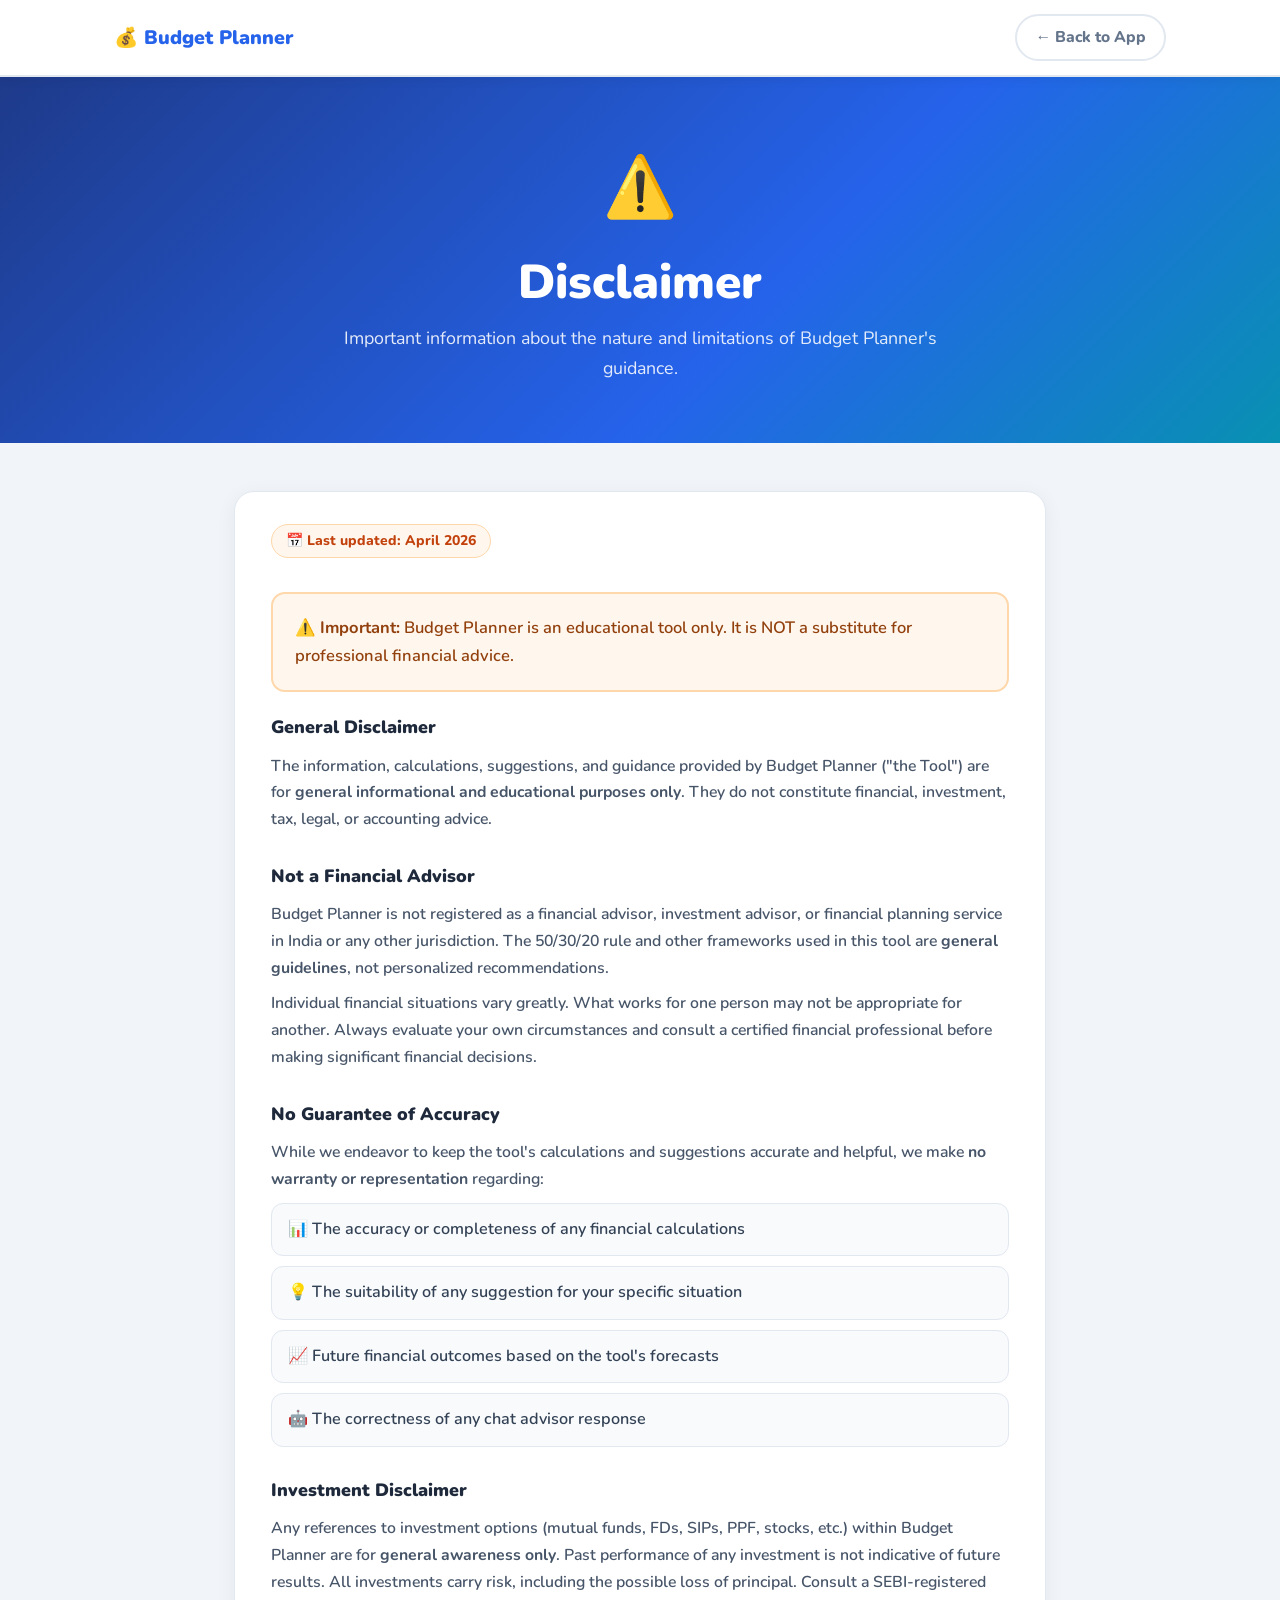
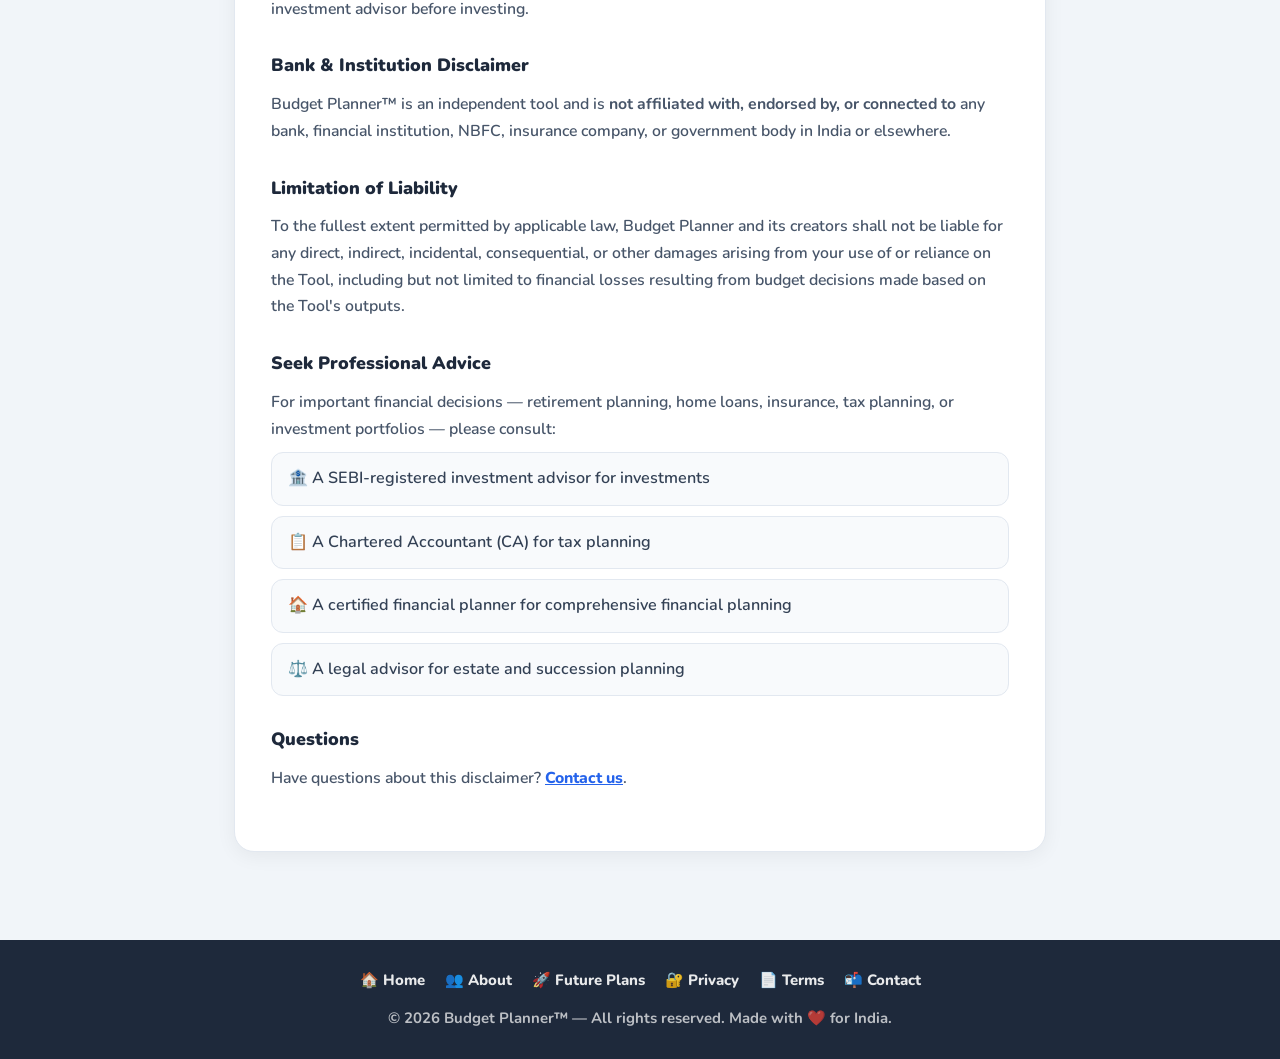
<file: disclaimer.html>
<!DOCTYPE html>
<html lang="en">
<head>
    <meta charset="UTF-8">
    <meta name="viewport" content="width=device-width, initial-scale=1.0">
    <title>Disclaimer — Budget Planner</title>
    <link rel="preconnect" href="https://fonts.googleapis.com">
    <link rel="preconnect" href="https://fonts.gstatic.com" crossorigin>
    <link href="https://fonts.googleapis.com/css2?family=Nunito:wght@400;600;700;800;900&display=swap" rel="stylesheet">
    <link rel="stylesheet" href="page.css">
    <style>
        .last-updated {
            display: inline-block;
            background: #fff7ed;
            border: 1.5px solid #fed7aa;
            border-radius: 999px;
            padding: 4px 14px;
            font-size: 0.82rem;
            font-weight: 800;
            color: #c2410c;
            margin-bottom: 20px;
        }
    </style>
</head>
<body>

<nav class="page-nav">
    <div class="page-nav__inner">
        <a href="index.html" class="page-nav__brand">💰 Budget Planner</a>
        <a href="index.html" class="page-nav__back">← Back to App</a>
    </div>
</nav>

<div class="page-hero">
    <span class="page-hero__icon">⚠️</span>
    <h1 class="page-hero__title">Disclaimer</h1>
    <p class="page-hero__sub">Important information about the nature and limitations of Budget Planner's guidance.</p>
</div>

<div class="page-content">

    <div class="page-section">
        <span class="last-updated">📅 Last updated: April 2026</span>

        <div class="highlight-box" style="background:#fff7ed;border-color:#fed7aa;margin-bottom:20px;">
            <p style="color:#92400e;">⚠️ <strong>Important:</strong> Budget Planner is an educational tool only. It is NOT a substitute for professional financial advice.</p>
        </div>

        <div class="legal-section">
            <h3>General Disclaimer</h3>
            <p>The information, calculations, suggestions, and guidance provided by Budget Planner ("the Tool") are for <strong>general informational and educational purposes only</strong>. They do not constitute financial, investment, tax, legal, or accounting advice.</p>
        </div>

        <div class="legal-section">
            <h3>Not a Financial Advisor</h3>
            <p>Budget Planner is not registered as a financial advisor, investment advisor, or financial planning service in India or any other jurisdiction. The 50/30/20 rule and other frameworks used in this tool are <strong>general guidelines</strong>, not personalized recommendations.</p>
            <p>Individual financial situations vary greatly. What works for one person may not be appropriate for another. Always evaluate your own circumstances and consult a certified financial professional before making significant financial decisions.</p>
        </div>

        <div class="legal-section">
            <h3>No Guarantee of Accuracy</h3>
            <p>While we endeavor to keep the tool's calculations and suggestions accurate and helpful, we make <strong>no warranty or representation</strong> regarding:</p>
            <ul class="info-list" style="margin:10px 0;">
                <li>📊 The accuracy or completeness of any financial calculations</li>
                <li>💡 The suitability of any suggestion for your specific situation</li>
                <li>📈 Future financial outcomes based on the tool's forecasts</li>
                <li>🤖 The correctness of any chat advisor response</li>
            </ul>
        </div>

        <div class="legal-section">
            <h3>Investment Disclaimer</h3>
            <p>Any references to investment options (mutual funds, FDs, SIPs, PPF, stocks, etc.) within Budget Planner are for <strong>general awareness only</strong>. Past performance of any investment is not indicative of future results. All investments carry risk, including the possible loss of principal. Consult a SEBI-registered investment advisor before investing.</p>
        </div>

        <div class="legal-section">
            <h3>Bank & Institution Disclaimer</h3>
            <p>Budget Planner™ is an independent tool and is <strong>not affiliated with, endorsed by, or connected to</strong> any bank, financial institution, NBFC, insurance company, or government body in India or elsewhere.</p>
        </div>

        <div class="legal-section">
            <h3>Limitation of Liability</h3>
            <p>To the fullest extent permitted by applicable law, Budget Planner and its creators shall not be liable for any direct, indirect, incidental, consequential, or other damages arising from your use of or reliance on the Tool, including but not limited to financial losses resulting from budget decisions made based on the Tool's outputs.</p>
        </div>

        <div class="legal-section">
            <h3>Seek Professional Advice</h3>
            <p>For important financial decisions — retirement planning, home loans, insurance, tax planning, or investment portfolios — please consult:</p>
            <ul class="info-list" style="margin:10px 0;">
                <li>🏦 A SEBI-registered investment advisor for investments</li>
                <li>📋 A Chartered Accountant (CA) for tax planning</li>
                <li>🏠 A certified financial planner for comprehensive financial planning</li>
                <li>⚖️ A legal advisor for estate and succession planning</li>
            </ul>
        </div>

        <div class="legal-section">
            <h3>Questions</h3>
            <p>Have questions about this disclaimer? <a href="contact.html" style="color:#2563eb;font-weight:800;">Contact us</a>.</p>
        </div>
    </div>

</div>

<footer class="page-footer">
    <div class="page-footer__links">
        <a href="index.html">🏠 Home</a>
        <a href="about.html">👥 About</a>
        <a href="future-plans.html">🚀 Future Plans</a>
        <a href="privacy.html">🔐 Privacy</a>
        <a href="terms.html">📄 Terms</a>
        <a href="contact.html">📬 Contact</a>
    </div>
    <p>© 2026 Budget Planner™ — All rights reserved. Made with ❤️ for India.</p>
</footer>

</body>
</html>
</file>
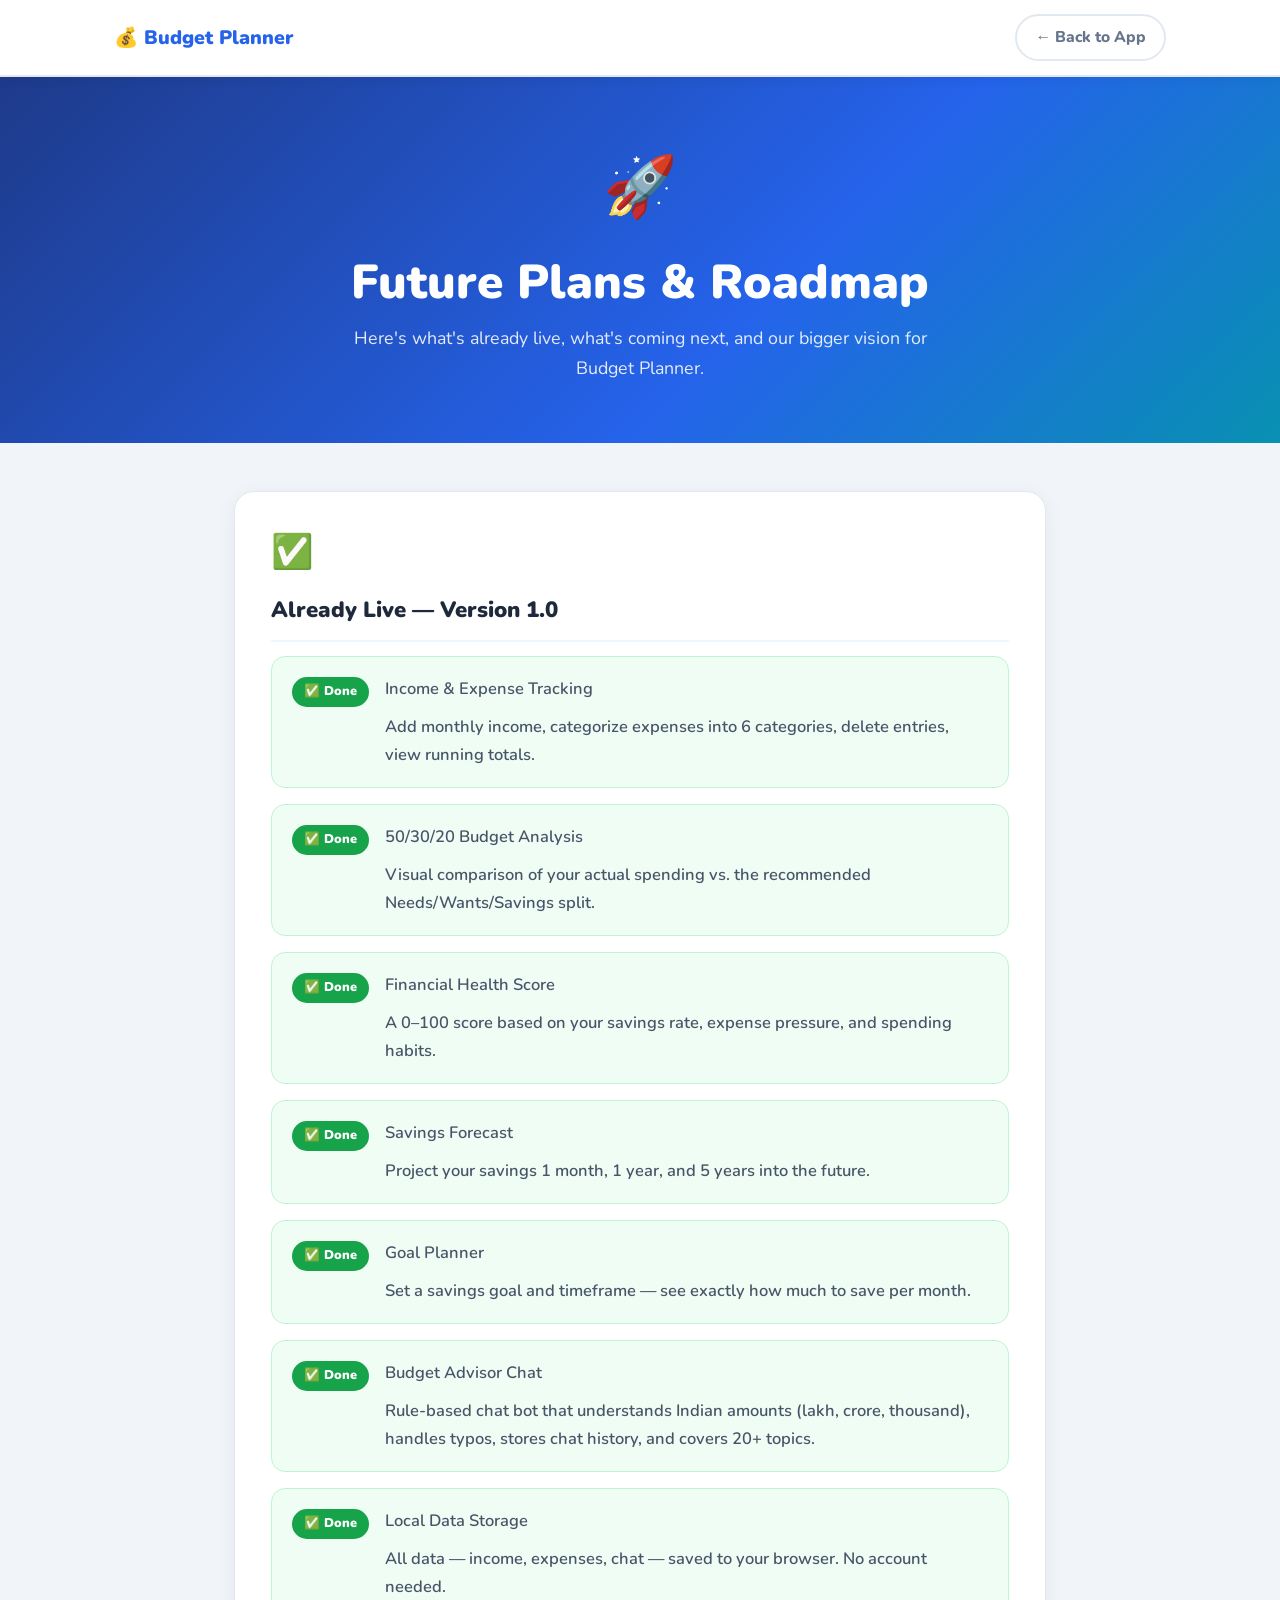
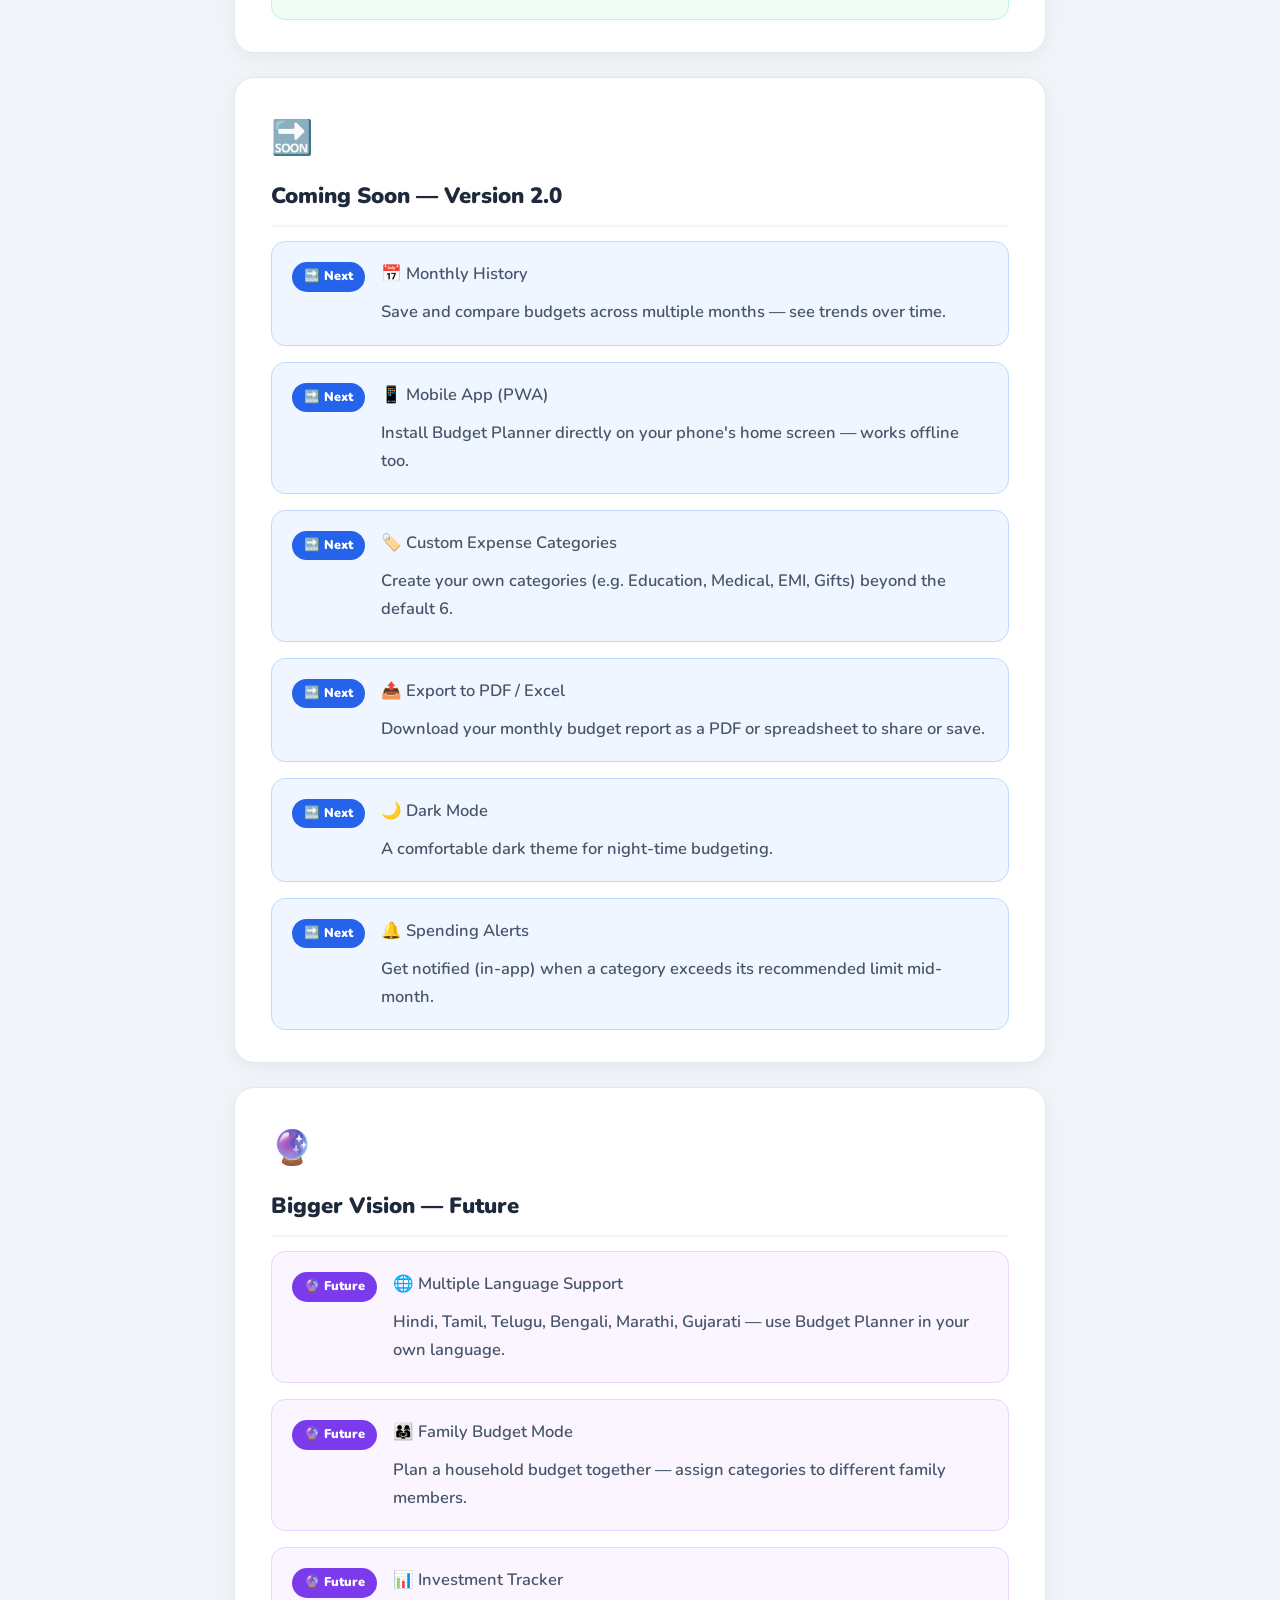
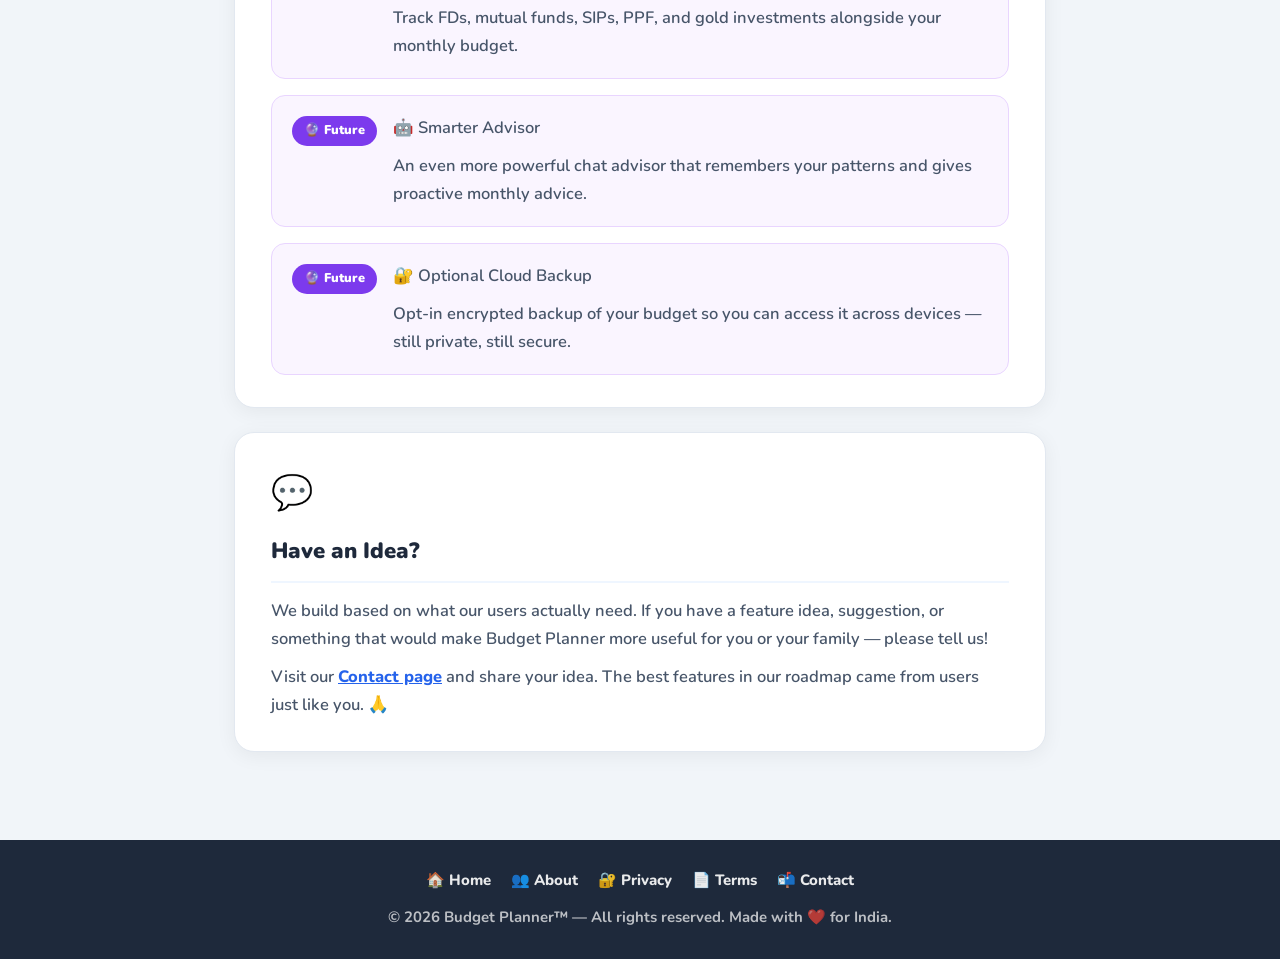
<file: future-plans.html>
<!DOCTYPE html>
<html lang="en">
<head>
    <meta charset="UTF-8">
    <meta name="viewport" content="width=device-width, initial-scale=1.0">
    <title>Future Plans — Budget Planner</title>
    <link rel="preconnect" href="https://fonts.googleapis.com">
    <link rel="preconnect" href="https://fonts.gstatic.com" crossorigin>
    <link href="https://fonts.googleapis.com/css2?family=Nunito:wght@400;600;700;800;900&display=swap" rel="stylesheet">
    <link rel="stylesheet" href="page.css">
</head>
<body>

<nav class="page-nav">
    <div class="page-nav__inner">
        <a href="index.html" class="page-nav__brand">💰 Budget Planner</a>
        <a href="index.html" class="page-nav__back">← Back to App</a>
    </div>
</nav>

<div class="page-hero">
    <span class="page-hero__icon">🚀</span>
    <h1 class="page-hero__title">Future Plans & Roadmap</h1>
    <p class="page-hero__sub">Here's what's already live, what's coming next, and our bigger vision for Budget Planner.</p>
</div>

<div class="page-content">

    <div class="page-section">
        <span class="page-section__icon">✅</span>
        <h2 class="page-section__title">Already Live — Version 1.0</h2>
        <div class="roadmap">
            <div class="roadmap-item roadmap-item--done">
                <span class="roadmap-badge">✅ Done</span>
                <div>
                    <p class="roadmap-title">Income & Expense Tracking</p>
                    <p class="roadmap-desc">Add monthly income, categorize expenses into 6 categories, delete entries, view running totals.</p>
                </div>
            </div>
            <div class="roadmap-item roadmap-item--done">
                <span class="roadmap-badge">✅ Done</span>
                <div>
                    <p class="roadmap-title">50/30/20 Budget Analysis</p>
                    <p class="roadmap-desc">Visual comparison of your actual spending vs. the recommended Needs/Wants/Savings split.</p>
                </div>
            </div>
            <div class="roadmap-item roadmap-item--done">
                <span class="roadmap-badge">✅ Done</span>
                <div>
                    <p class="roadmap-title">Financial Health Score</p>
                    <p class="roadmap-desc">A 0–100 score based on your savings rate, expense pressure, and spending habits.</p>
                </div>
            </div>
            <div class="roadmap-item roadmap-item--done">
                <span class="roadmap-badge">✅ Done</span>
                <div>
                    <p class="roadmap-title">Savings Forecast</p>
                    <p class="roadmap-desc">Project your savings 1 month, 1 year, and 5 years into the future.</p>
                </div>
            </div>
            <div class="roadmap-item roadmap-item--done">
                <span class="roadmap-badge">✅ Done</span>
                <div>
                    <p class="roadmap-title">Goal Planner</p>
                    <p class="roadmap-desc">Set a savings goal and timeframe — see exactly how much to save per month.</p>
                </div>
            </div>
            <div class="roadmap-item roadmap-item--done">
                <span class="roadmap-badge">✅ Done</span>
                <div>
                    <p class="roadmap-title">Budget Advisor Chat</p>
                    <p class="roadmap-desc">Rule-based chat bot that understands Indian amounts (lakh, crore, thousand), handles typos, stores chat history, and covers 20+ topics.</p>
                </div>
            </div>
            <div class="roadmap-item roadmap-item--done">
                <span class="roadmap-badge">✅ Done</span>
                <div>
                    <p class="roadmap-title">Local Data Storage</p>
                    <p class="roadmap-desc">All data — income, expenses, chat — saved to your browser. No account needed.</p>
                </div>
            </div>
        </div>
    </div>

    <div class="page-section">
        <span class="page-section__icon">🔜</span>
        <h2 class="page-section__title">Coming Soon — Version 2.0</h2>
        <div class="roadmap">
            <div class="roadmap-item roadmap-item--next">
                <span class="roadmap-badge">🔜 Next</span>
                <div>
                    <p class="roadmap-title">📅 Monthly History</p>
                    <p class="roadmap-desc">Save and compare budgets across multiple months — see trends over time.</p>
                </div>
            </div>
            <div class="roadmap-item roadmap-item--next">
                <span class="roadmap-badge">🔜 Next</span>
                <div>
                    <p class="roadmap-title">📱 Mobile App (PWA)</p>
                    <p class="roadmap-desc">Install Budget Planner directly on your phone's home screen — works offline too.</p>
                </div>
            </div>
            <div class="roadmap-item roadmap-item--next">
                <span class="roadmap-badge">🔜 Next</span>
                <div>
                    <p class="roadmap-title">🏷️ Custom Expense Categories</p>
                    <p class="roadmap-desc">Create your own categories (e.g. Education, Medical, EMI, Gifts) beyond the default 6.</p>
                </div>
            </div>
            <div class="roadmap-item roadmap-item--next">
                <span class="roadmap-badge">🔜 Next</span>
                <div>
                    <p class="roadmap-title">📤 Export to PDF / Excel</p>
                    <p class="roadmap-desc">Download your monthly budget report as a PDF or spreadsheet to share or save.</p>
                </div>
            </div>
            <div class="roadmap-item roadmap-item--next">
                <span class="roadmap-badge">🔜 Next</span>
                <div>
                    <p class="roadmap-title">🌙 Dark Mode</p>
                    <p class="roadmap-desc">A comfortable dark theme for night-time budgeting.</p>
                </div>
            </div>
            <div class="roadmap-item roadmap-item--next">
                <span class="roadmap-badge">🔜 Next</span>
                <div>
                    <p class="roadmap-title">🔔 Spending Alerts</p>
                    <p class="roadmap-desc">Get notified (in-app) when a category exceeds its recommended limit mid-month.</p>
                </div>
            </div>
        </div>
    </div>

    <div class="page-section">
        <span class="page-section__icon">🔮</span>
        <h2 class="page-section__title">Bigger Vision — Future</h2>
        <div class="roadmap">
            <div class="roadmap-item roadmap-item--future">
                <span class="roadmap-badge">🔮 Future</span>
                <div>
                    <p class="roadmap-title">🌐 Multiple Language Support</p>
                    <p class="roadmap-desc">Hindi, Tamil, Telugu, Bengali, Marathi, Gujarati — use Budget Planner in your own language.</p>
                </div>
            </div>
            <div class="roadmap-item roadmap-item--future">
                <span class="roadmap-badge">🔮 Future</span>
                <div>
                    <p class="roadmap-title">👨‍👩‍👧 Family Budget Mode</p>
                    <p class="roadmap-desc">Plan a household budget together — assign categories to different family members.</p>
                </div>
            </div>
            <div class="roadmap-item roadmap-item--future">
                <span class="roadmap-badge">🔮 Future</span>
                <div>
                    <p class="roadmap-title">📊 Investment Tracker</p>
                    <p class="roadmap-desc">Track FDs, mutual funds, SIPs, PPF, and gold investments alongside your monthly budget.</p>
                </div>
            </div>
            <div class="roadmap-item roadmap-item--future">
                <span class="roadmap-badge">🔮 Future</span>
                <div>
                    <p class="roadmap-title">🤖 Smarter Advisor</p>
                    <p class="roadmap-desc">An even more powerful chat advisor that remembers your patterns and gives proactive monthly advice.</p>
                </div>
            </div>
            <div class="roadmap-item roadmap-item--future">
                <span class="roadmap-badge">🔮 Future</span>
                <div>
                    <p class="roadmap-title">🔐 Optional Cloud Backup</p>
                    <p class="roadmap-desc">Opt-in encrypted backup of your budget so you can access it across devices — still private, still secure.</p>
                </div>
            </div>
        </div>
    </div>

    <div class="page-section">
        <span class="page-section__icon">💬</span>
        <h2 class="page-section__title">Have an Idea?</h2>
        <p>We build based on what our users actually need. If you have a feature idea, suggestion, or something that would make Budget Planner more useful for you or your family — please tell us!</p>
        <p>Visit our <a href="contact.html" style="color:#2563eb;font-weight:800;">Contact page</a> and share your idea. The best features in our roadmap came from users just like you. 🙏</p>
    </div>

</div>

<footer class="page-footer">
    <div class="page-footer__links">
        <a href="index.html">🏠 Home</a>
        <a href="about.html">👥 About</a>
        <a href="privacy.html">🔐 Privacy</a>
        <a href="terms.html">📄 Terms</a>
        <a href="contact.html">📬 Contact</a>
    </div>
    <p>© 2026 Budget Planner™ — All rights reserved. Made with ❤️ for India.</p>
</footer>

</body>
</html>
</file>
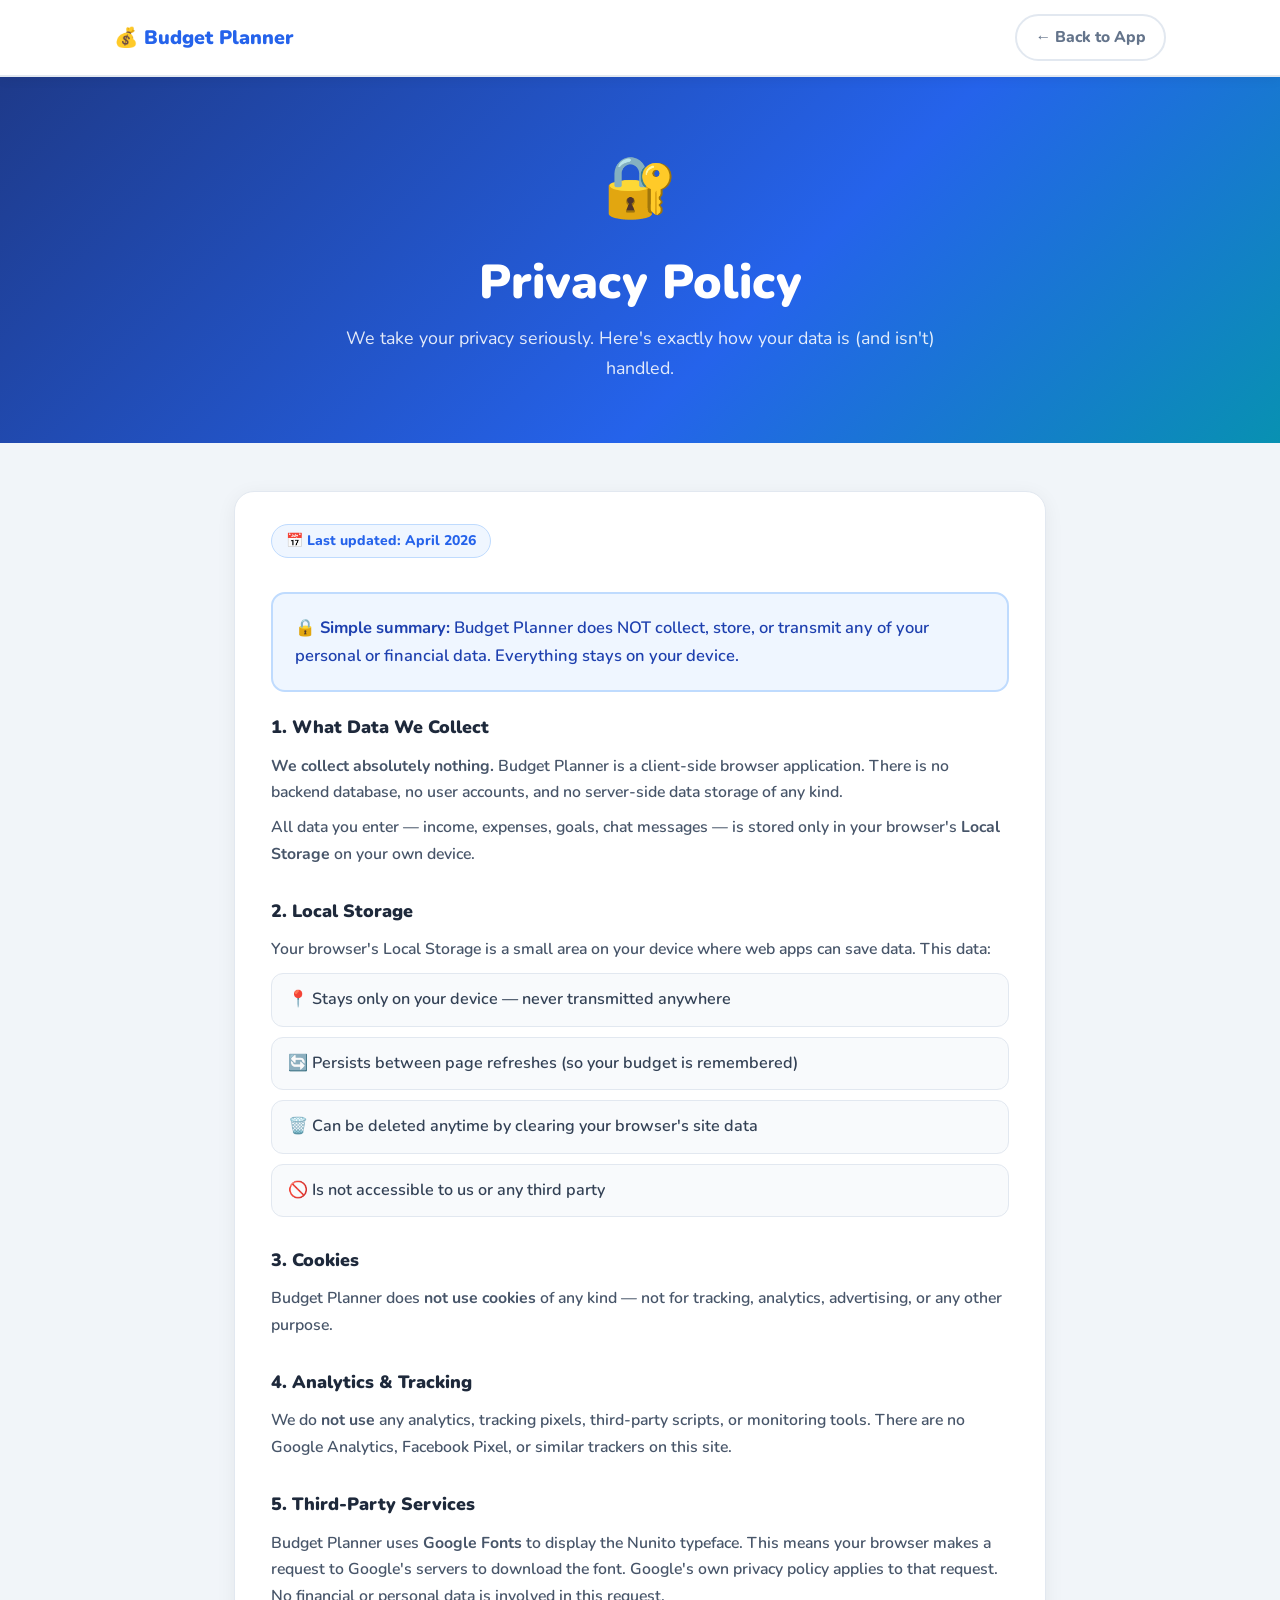
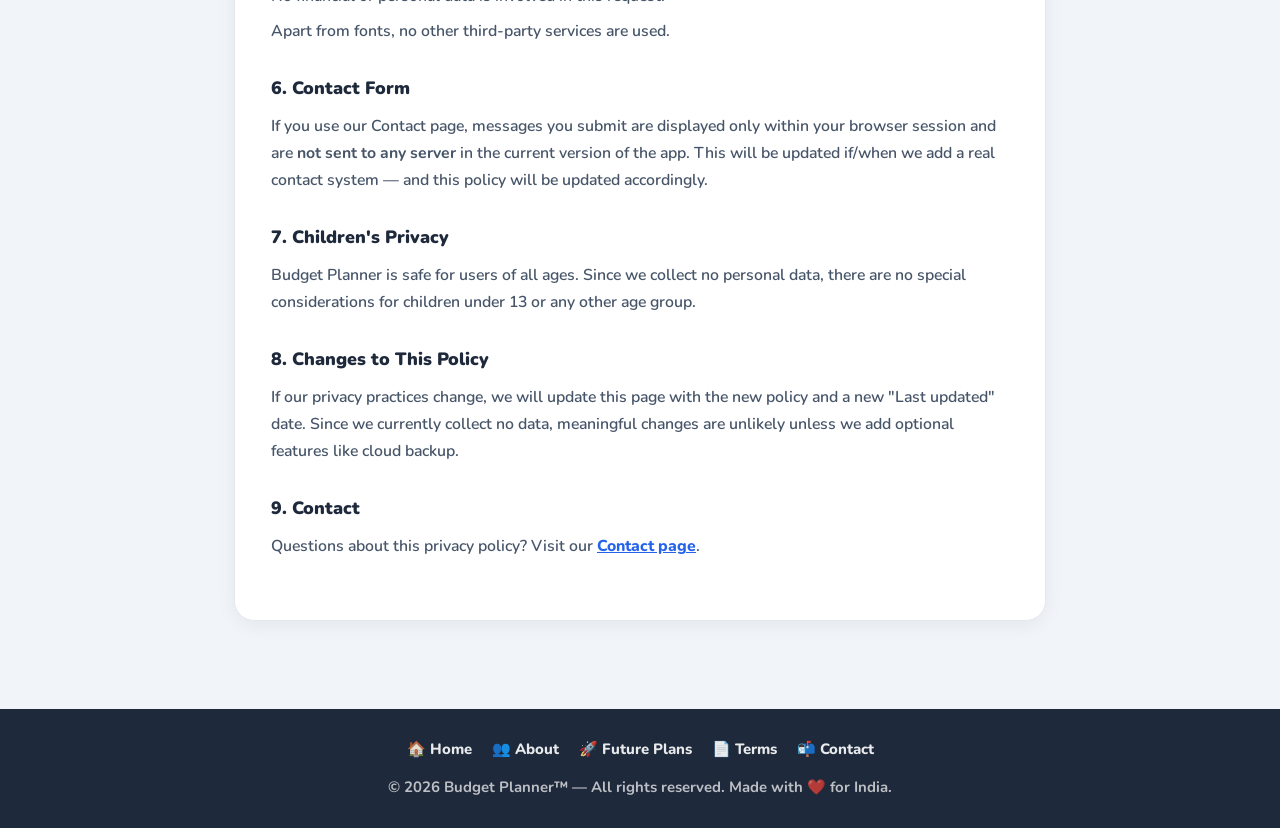
<file: privacy.html>
<!DOCTYPE html>
<html lang="en">
<head>
    <meta charset="UTF-8">
    <meta name="viewport" content="width=device-width, initial-scale=1.0">
    <title>Privacy Policy — Budget Planner</title>
    <link rel="preconnect" href="https://fonts.googleapis.com">
    <link rel="preconnect" href="https://fonts.gstatic.com" crossorigin>
    <link href="https://fonts.googleapis.com/css2?family=Nunito:wght@400;600;700;800;900&display=swap" rel="stylesheet">
    <link rel="stylesheet" href="page.css">
    <style>
        .last-updated {
            display: inline-block;
            background: #eff6ff;
            border: 1.5px solid #bfdbfe;
            border-radius: 999px;
            padding: 4px 14px;
            font-size: 0.82rem;
            font-weight: 800;
            color: #2563eb;
            margin-bottom: 20px;
        }
    </style>
</head>
<body>

<nav class="page-nav">
    <div class="page-nav__inner">
        <a href="index.html" class="page-nav__brand">💰 Budget Planner</a>
        <a href="index.html" class="page-nav__back">← Back to App</a>
    </div>
</nav>

<div class="page-hero">
    <span class="page-hero__icon">🔐</span>
    <h1 class="page-hero__title">Privacy Policy</h1>
    <p class="page-hero__sub">We take your privacy seriously. Here's exactly how your data is (and isn't) handled.</p>
</div>

<div class="page-content">

    <div class="page-section">
        <span class="last-updated">📅 Last updated: April 2026</span>

        <div class="highlight-box" style="margin-bottom:20px;">
            <p>🔒 <strong>Simple summary:</strong> Budget Planner does NOT collect, store, or transmit any of your personal or financial data. Everything stays on your device.</p>
        </div>

        <div class="legal-section">
            <h3>1. What Data We Collect</h3>
            <p><strong>We collect absolutely nothing.</strong> Budget Planner is a client-side browser application. There is no backend database, no user accounts, and no server-side data storage of any kind.</p>
            <p>All data you enter — income, expenses, goals, chat messages — is stored only in your browser's <strong>Local Storage</strong> on your own device.</p>
        </div>

        <div class="legal-section">
            <h3>2. Local Storage</h3>
            <p>Your browser's Local Storage is a small area on your device where web apps can save data. This data:</p>
            <ul class="info-list" style="margin:10px 0;">
                <li>📍 Stays only on your device — never transmitted anywhere</li>
                <li>🔄 Persists between page refreshes (so your budget is remembered)</li>
                <li>🗑️ Can be deleted anytime by clearing your browser's site data</li>
                <li>🚫 Is not accessible to us or any third party</li>
            </ul>
        </div>

        <div class="legal-section">
            <h3>3. Cookies</h3>
            <p>Budget Planner does <strong>not use cookies</strong> of any kind — not for tracking, analytics, advertising, or any other purpose.</p>
        </div>

        <div class="legal-section">
            <h3>4. Analytics & Tracking</h3>
            <p>We do <strong>not use</strong> any analytics, tracking pixels, third-party scripts, or monitoring tools. There are no Google Analytics, Facebook Pixel, or similar trackers on this site.</p>
        </div>

        <div class="legal-section">
            <h3>5. Third-Party Services</h3>
            <p>Budget Planner uses <strong>Google Fonts</strong> to display the Nunito typeface. This means your browser makes a request to Google's servers to download the font. Google's own privacy policy applies to that request. No financial or personal data is involved in this request.</p>
            <p>Apart from fonts, no other third-party services are used.</p>
        </div>

        <div class="legal-section">
            <h3>6. Contact Form</h3>
            <p>If you use our Contact page, messages you submit are displayed only within your browser session and are <strong>not sent to any server</strong> in the current version of the app. This will be updated if/when we add a real contact system — and this policy will be updated accordingly.</p>
        </div>

        <div class="legal-section">
            <h3>7. Children's Privacy</h3>
            <p>Budget Planner is safe for users of all ages. Since we collect no personal data, there are no special considerations for children under 13 or any other age group.</p>
        </div>

        <div class="legal-section">
            <h3>8. Changes to This Policy</h3>
            <p>If our privacy practices change, we will update this page with the new policy and a new "Last updated" date. Since we currently collect no data, meaningful changes are unlikely unless we add optional features like cloud backup.</p>
        </div>

        <div class="legal-section">
            <h3>9. Contact</h3>
            <p>Questions about this privacy policy? Visit our <a href="contact.html" style="color:#2563eb;font-weight:800;">Contact page</a>.</p>
        </div>
    </div>

</div>

<footer class="page-footer">
    <div class="page-footer__links">
        <a href="index.html">🏠 Home</a>
        <a href="about.html">👥 About</a>
        <a href="future-plans.html">🚀 Future Plans</a>
        <a href="terms.html">📄 Terms</a>
        <a href="contact.html">📬 Contact</a>
    </div>
    <p>© 2026 Budget Planner™ — All rights reserved. Made with ❤️ for India.</p>
</footer>

</body>
</html>
</file>
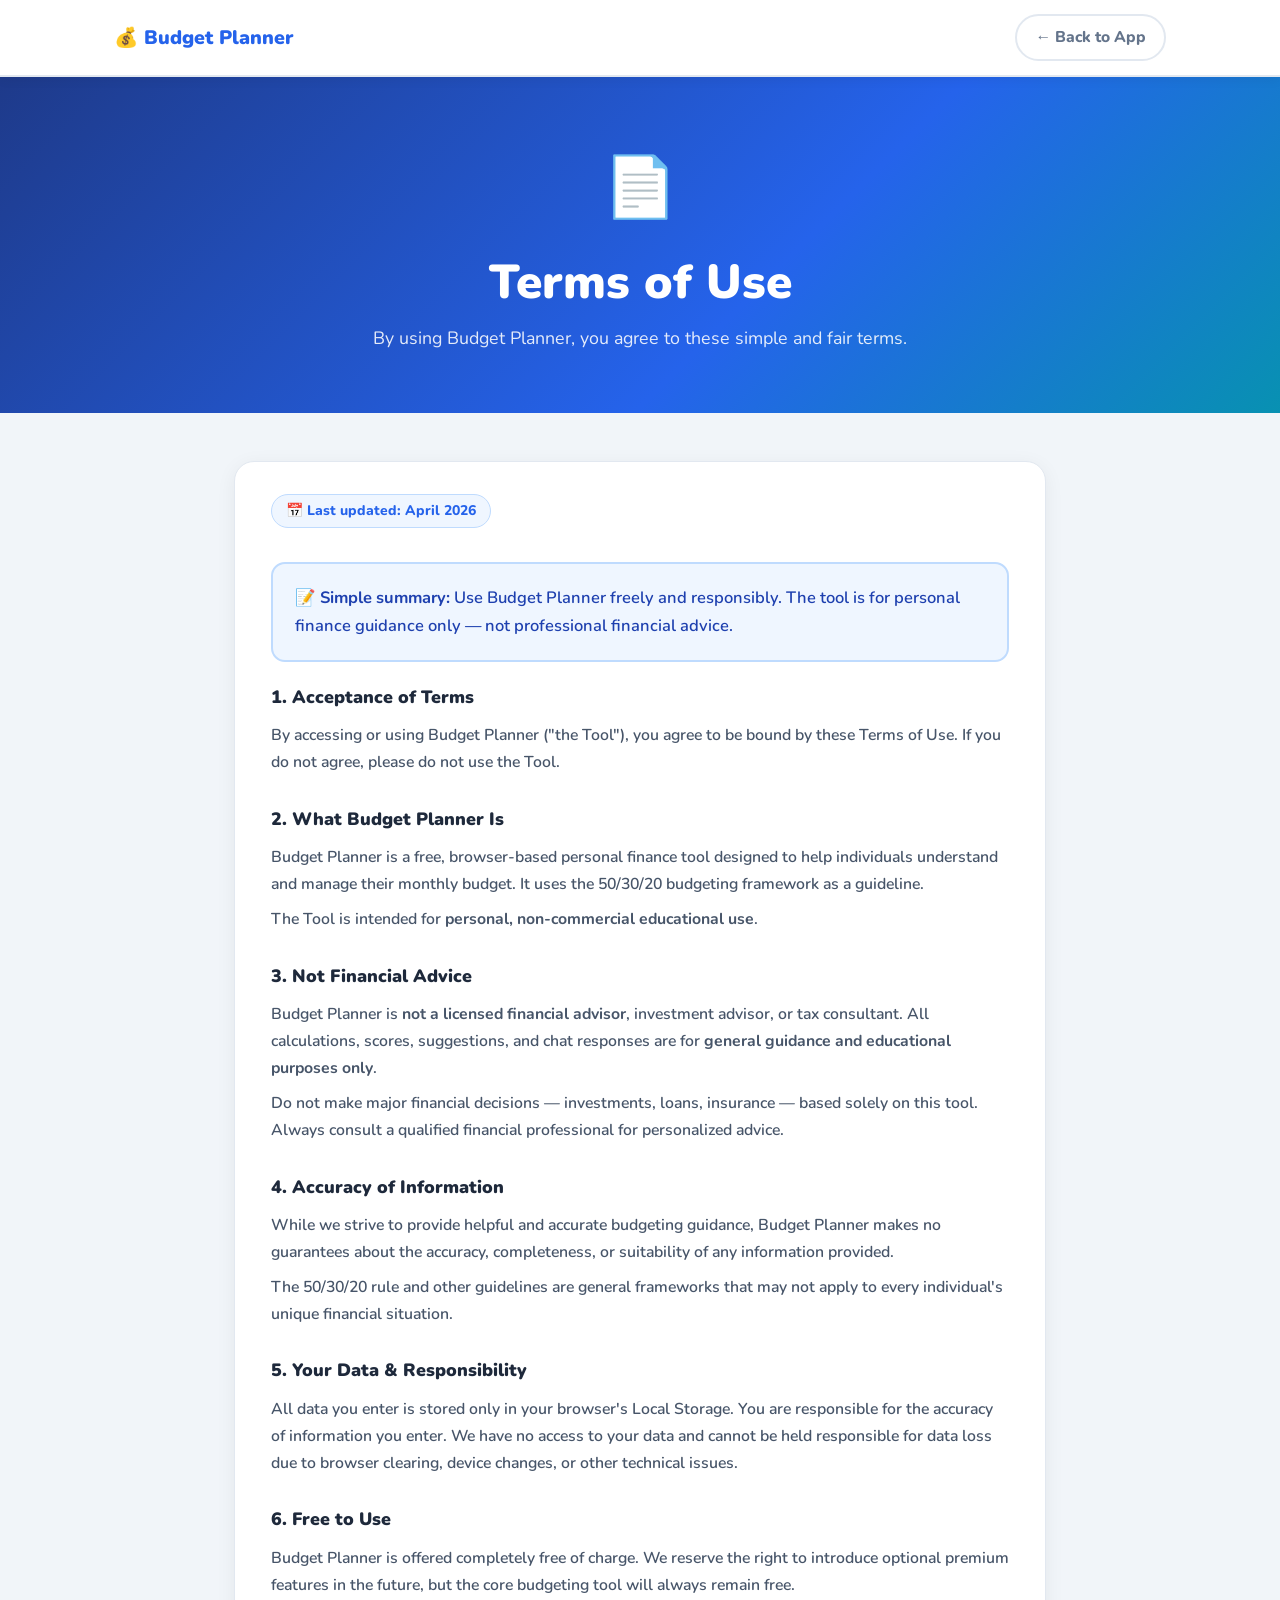
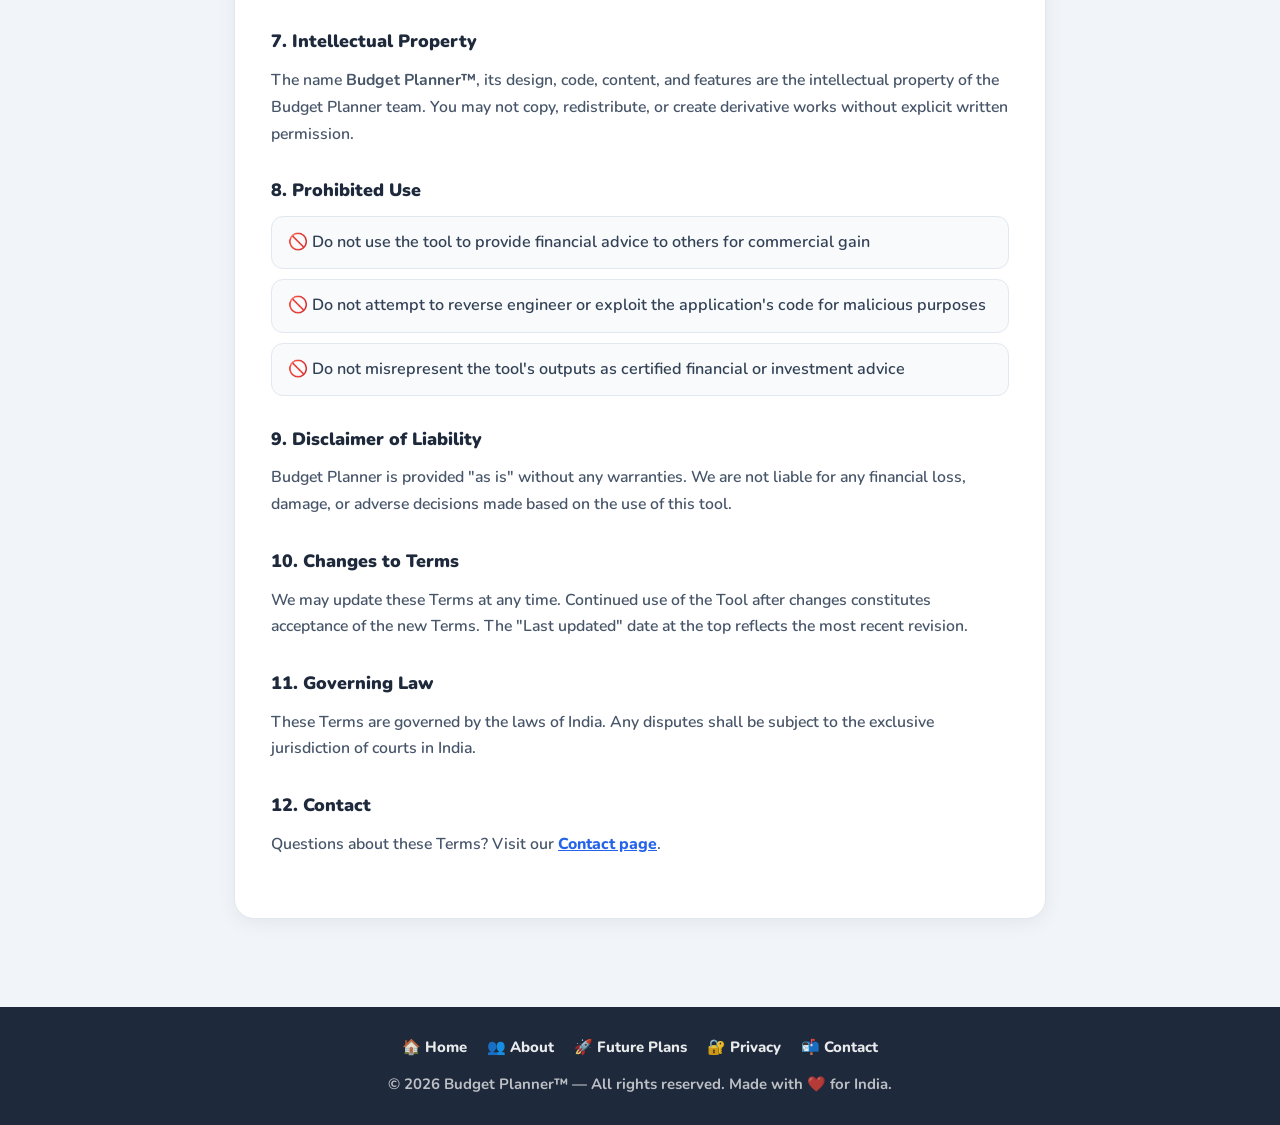
<file: terms.html>
<!DOCTYPE html>
<html lang="en">
<head>
    <meta charset="UTF-8">
    <meta name="viewport" content="width=device-width, initial-scale=1.0">
    <title>Terms of Use — Budget Planner</title>
    <link rel="preconnect" href="https://fonts.googleapis.com">
    <link rel="preconnect" href="https://fonts.gstatic.com" crossorigin>
    <link href="https://fonts.googleapis.com/css2?family=Nunito:wght@400;600;700;800;900&display=swap" rel="stylesheet">
    <link rel="stylesheet" href="page.css">
    <style>
        .last-updated {
            display: inline-block;
            background: #eff6ff;
            border: 1.5px solid #bfdbfe;
            border-radius: 999px;
            padding: 4px 14px;
            font-size: 0.82rem;
            font-weight: 800;
            color: #2563eb;
            margin-bottom: 20px;
        }
    </style>
</head>
<body>

<nav class="page-nav">
    <div class="page-nav__inner">
        <a href="index.html" class="page-nav__brand">💰 Budget Planner</a>
        <a href="index.html" class="page-nav__back">← Back to App</a>
    </div>
</nav>

<div class="page-hero">
    <span class="page-hero__icon">📄</span>
    <h1 class="page-hero__title">Terms of Use</h1>
    <p class="page-hero__sub">By using Budget Planner, you agree to these simple and fair terms.</p>
</div>

<div class="page-content">

    <div class="page-section">
        <span class="last-updated">📅 Last updated: April 2026</span>

        <div class="highlight-box" style="margin-bottom:20px;">
            <p>📝 <strong>Simple summary:</strong> Use Budget Planner freely and responsibly. The tool is for personal finance guidance only — not professional financial advice.</p>
        </div>

        <div class="legal-section">
            <h3>1. Acceptance of Terms</h3>
            <p>By accessing or using Budget Planner ("the Tool"), you agree to be bound by these Terms of Use. If you do not agree, please do not use the Tool.</p>
        </div>

        <div class="legal-section">
            <h3>2. What Budget Planner Is</h3>
            <p>Budget Planner is a free, browser-based personal finance tool designed to help individuals understand and manage their monthly budget. It uses the 50/30/20 budgeting framework as a guideline.</p>
            <p>The Tool is intended for <strong>personal, non-commercial educational use</strong>.</p>
        </div>

        <div class="legal-section">
            <h3>3. Not Financial Advice</h3>
            <p>Budget Planner is <strong>not a licensed financial advisor</strong>, investment advisor, or tax consultant. All calculations, scores, suggestions, and chat responses are for <strong>general guidance and educational purposes only</strong>.</p>
            <p>Do not make major financial decisions — investments, loans, insurance — based solely on this tool. Always consult a qualified financial professional for personalized advice.</p>
        </div>

        <div class="legal-section">
            <h3>4. Accuracy of Information</h3>
            <p>While we strive to provide helpful and accurate budgeting guidance, Budget Planner makes no guarantees about the accuracy, completeness, or suitability of any information provided.</p>
            <p>The 50/30/20 rule and other guidelines are general frameworks that may not apply to every individual's unique financial situation.</p>
        </div>

        <div class="legal-section">
            <h3>5. Your Data & Responsibility</h3>
            <p>All data you enter is stored only in your browser's Local Storage. You are responsible for the accuracy of information you enter. We have no access to your data and cannot be held responsible for data loss due to browser clearing, device changes, or other technical issues.</p>
        </div>

        <div class="legal-section">
            <h3>6. Free to Use</h3>
            <p>Budget Planner is offered completely free of charge. We reserve the right to introduce optional premium features in the future, but the core budgeting tool will always remain free.</p>
        </div>

        <div class="legal-section">
            <h3>7. Intellectual Property</h3>
            <p>The name <strong>Budget Planner™</strong>, its design, code, content, and features are the intellectual property of the Budget Planner team. You may not copy, redistribute, or create derivative works without explicit written permission.</p>
        </div>

        <div class="legal-section">
            <h3>8. Prohibited Use</h3>
            <ul class="info-list" style="margin:10px 0;">
                <li>🚫 Do not use the tool to provide financial advice to others for commercial gain</li>
                <li>🚫 Do not attempt to reverse engineer or exploit the application's code for malicious purposes</li>
                <li>🚫 Do not misrepresent the tool's outputs as certified financial or investment advice</li>
            </ul>
        </div>

        <div class="legal-section">
            <h3>9. Disclaimer of Liability</h3>
            <p>Budget Planner is provided "as is" without any warranties. We are not liable for any financial loss, damage, or adverse decisions made based on the use of this tool.</p>
        </div>

        <div class="legal-section">
            <h3>10. Changes to Terms</h3>
            <p>We may update these Terms at any time. Continued use of the Tool after changes constitutes acceptance of the new Terms. The "Last updated" date at the top reflects the most recent revision.</p>
        </div>

        <div class="legal-section">
            <h3>11. Governing Law</h3>
            <p>These Terms are governed by the laws of India. Any disputes shall be subject to the exclusive jurisdiction of courts in India.</p>
        </div>

        <div class="legal-section">
            <h3>12. Contact</h3>
            <p>Questions about these Terms? Visit our <a href="contact.html" style="color:#2563eb;font-weight:800;">Contact page</a>.</p>
        </div>
    </div>

</div>

<footer class="page-footer">
    <div class="page-footer__links">
        <a href="index.html">🏠 Home</a>
        <a href="about.html">👥 About</a>
        <a href="future-plans.html">🚀 Future Plans</a>
        <a href="privacy.html">🔐 Privacy</a>
        <a href="contact.html">📬 Contact</a>
    </div>
    <p>© 2026 Budget Planner™ — All rights reserved. Made with ❤️ for India.</p>
</footer>

</body>
</html>
</file>
<file: style.css>
/* ===========================
   BASE SETUP
=========================== */
:root {
    --blue: #2563eb;
    --blue-lt: #eff6ff;
    --green: #16a34a;
    --green-lt: #f0fdf4;
    --red: #dc2626;
    --red-lt: #fef2f2;
    --yellow: #d97706;
    --yellow-lt: #fffbeb;
    --teal: #0891b2;
    --teal-lt: #ecfeff;
    --purple: #7c3aed;
    --purple-lt: #f5f3ff;
    --text: #1e293b;
    --muted: #64748b;
    --border: #e2e8f0;
    --white: #ffffff;
    --bg: #f1f5f9;
    --card-bg: #ffffff;
    --radius: 20px;
    --radius-sm: 12px;
    --shadow: 0 4px 24px rgba(0, 0, 0, 0.08);
    --shadow-lg: 0 8px 40px rgba(0, 0, 0, 0.13);
}

html[data-theme="dark"] {
    --blue: #60a5fa;
    --blue-lt: #1e293b;
    --green: #4ade80;
    --green-lt: #14281d;
    --red: #f87171;
    --red-lt: #2a1414;
    --yellow: #fbbf24;
    --yellow-lt: #2a1f0a;
    --teal: #22d3ee;
    --teal-lt: #0c2a30;
    --purple: #a78bfa;
    --purple-lt: #1e1730;
    --text: #e5e7eb;
    --muted: #94a3b8;
    --border: #334155;
    --white: #1e293b;
    --bg: #0f172a;
    --card-bg: #1e293b;
    --shadow: 0 4px 24px rgba(0, 0, 0, 0.5);
    --shadow-lg: 0 8px 40px rgba(0, 0, 0, 0.6);
    color-scheme: dark;
}

html[data-theme="dark"] input,
html[data-theme="dark"] select,
html[data-theme="dark"] textarea {
    background: #0f172a;
    color: var(--text);
    border-color: var(--border);
}

html[data-theme="dark"] .topnav__reset {
    background: transparent;
}

/* Dark theme — chat advisor fixes */
html[data-theme="dark"] .chat-messages {
    background: #0b1220;
    border-color: var(--border);
}

html[data-theme="dark"] .message--bot {
    background: #243245;
    border-color: #3b4a63;
    color: #f1f5f9;
}

html[data-theme="dark"] .message--user {
    background: #2563eb;
    color: #ffffff;
}

html[data-theme="dark"] .chat-examples {
    background: #1a2436;
    border: 1px solid var(--border);
}

html[data-theme="dark"] .chat-example-label {
    color: #cbd5e1;
}

html[data-theme="dark"] .chat-chip {
    background: #243245;
    color: #cfe1ff;
    border-color: #3b82f6;
}

html[data-theme="dark"] .chat-chip:hover {
    background: #3b82f6;
    color: #ffffff;
}

html[data-theme="dark"] .chat-divider {
    background: #1a2436;
    color: #94a3b8;
    border-color: var(--border);
}

html[data-theme="dark"] .chat-input {
    background: #0b1220;
    color: var(--text);
    border-color: var(--border);
}

html[data-theme="dark"] .typing-dot {
    background: #cbd5e1;
}

* {
    box-sizing: border-box;
    margin: 0;
    padding: 0;
}

html {
    scroll-behavior: smooth;
    font-size: 18px;
}

body {
    font-family: 'Nunito', sans-serif;
    background: var(--bg);
    color: var(--text);
    line-height: 1.65;
    min-height: 100vh;
}

/* ===========================
   TOP NAVIGATION
=========================== */
.topnav {
    position: sticky;
    top: 0;
    z-index: 100;
    background: var(--white);
    border-bottom: 2px solid var(--border);
    box-shadow: 0 2px 12px rgba(0, 0, 0, 0.07);
}

.topnav__inner {
    max-width: 1200px;
    margin: 0 auto;
    padding: 12px 24px;
    display: flex;
    align-items: center;
    gap: 24px;
    flex-wrap: wrap;
}

.topnav__brand {
    font-size: 1.2rem;
    font-weight: 900;
    color: var(--blue);
    white-space: nowrap;
    text-decoration: none;
}

.topnav__links {
    display: flex;
    gap: 8px;
    flex-wrap: wrap;
}

.topnav__links a {
    text-decoration: none;
    color: var(--muted);
    font-weight: 700;
    font-size: 0.9rem;
    padding: 6px 14px;
    border-radius: 999px;
    border: 2px solid var(--border);
    transition: all 0.18s;
    white-space: nowrap;
}

.topnav__links a:hover {
    background: var(--blue);
    color: var(--white);
    border-color: var(--blue);
}

.topnav__reset {
    font-family: inherit;
    font-weight: 800;
    font-size: 0.9rem;
    padding: 6px 14px;
    border-radius: 999px;
    border: 2px solid var(--border);
    background: #fff;
    color: var(--text);
    cursor: pointer;
    white-space: nowrap;
    transition: all 0.18s;
}

.topnav__reset:hover {
    background: #d9534f;
    color: #fff;
}

.topnav__theme {
    margin-left: auto;
    font-family: inherit;
    font-weight: 800;
    font-size: 0.9rem;
    padding: 6px 14px;
    border-radius: 999px;
    border: 2px solid var(--border);
    background: var(--white);
    color: var(--text);
    cursor: pointer;
    white-space: nowrap;
    transition: all 0.18s;
}

.topnav__theme:hover {
    background: var(--blue);
    color: #fff;
    border-color: var(--blue);
}

/* ===========================
   PAGE SHELL
=========================== */
.page-shell {
    max-width: 1200px;
    margin: 0 auto;
    padding: 32px 20px 60px;
}

/* ===========================
   HERO
=========================== */
.hero {
    display: grid;
    grid-template-columns: 1fr auto;
    gap: 28px;
    align-items: start;
    margin-bottom: 40px;
    background: linear-gradient(135deg, #1e3a8a 0%, #2563eb 60%, #0891b2 100%);
    border-radius: 28px;
    padding: 40px 36px;
    color: white;
    box-shadow: var(--shadow-lg);
}

.hero__badge {
    display: inline-block;
    background: rgba(255, 255, 255, 0.2);
    border: 2px solid rgba(255, 255, 255, 0.35);
    border-radius: 999px;
    padding: 6px 18px;
    font-size: 0.85rem;
    font-weight: 800;
    letter-spacing: 0.06em;
    text-transform: uppercase;
    margin-bottom: 16px;
}

.hero__title {
    font-size: clamp(2rem, 5vw, 3rem);
    font-weight: 900;
    line-height: 1.15;
    margin-bottom: 14px;
}

.hero__desc {
    font-size: 1.05rem;
    opacity: 0.88;
    max-width: 52ch;
    margin-bottom: 24px;
}

.hero__steps-hint {
    display: flex;
    align-items: center;
    gap: 0;
    flex-wrap: wrap;
}

.step-dot {
    width: 36px;
    height: 36px;
    border-radius: 50%;
    background: rgba(255, 255, 255, 0.25);
    border: 2px solid rgba(255, 255, 255, 0.45);
    display: inline-flex;
    align-items: center;
    justify-content: center;
    font-weight: 900;
    font-size: 1rem;
    flex-shrink: 0;
    color: #ffffff;
    cursor: pointer;
    font-family: inherit;
    padding: 0;
    transition: transform 0.22s cubic-bezier(0.34, 1.56, 0.64, 1),
                background 0.22s ease, color 0.22s ease,
                box-shadow 0.22s ease, border-color 0.22s ease;
}

.step-dot:hover {
    transform: translateY(-3px) scale(1.1);
    background: rgba(255, 255, 255, 0.5);
    border-color: #ffffff;
    box-shadow: 0 8px 18px rgba(0, 0, 0, 0.25);
}

.step-dot:active {
    transform: scale(0.92);
}

.step-dot.active {
    background: white;
    color: var(--blue);
    box-shadow: 0 0 0 4px rgba(255, 255, 255, 0.35);
}

.step-dot.completed {
    background: var(--green);
    color: #ffffff;
    border-color: var(--green);
}

.step-dot.completed::after {
    content: "✓";
    position: absolute;
    margin-left: 26px;
    margin-top: -22px;
    font-size: 0.7rem;
    background: #ffffff;
    color: var(--green);
    border-radius: 50%;
    width: 14px;
    height: 14px;
    display: inline-flex;
    align-items: center;
    justify-content: center;
    font-weight: 900;
    box-shadow: 0 2px 4px rgba(0,0,0,0.2);
}

.step-dot {
    position: relative;
}

.step-line {
    width: 28px;
    height: 3px;
    background: rgba(255, 255, 255, 0.3);
    flex-shrink: 0;
}

.step-hint-text {
    width: 100%;
    margin-top: 10px;
    font-size: 0.9rem;
    opacity: 0.8;
    font-weight: 700;
}

/* GLANCE CARD */
.glance-card {
    background: rgba(255, 255, 255, 0.13);
    border: 2px solid rgba(255, 255, 255, 0.3);
    -webkit-backdrop-filter: blur(12px);
    backdrop-filter: blur(12px);
    border-radius: 22px;
    padding: 24px 28px;
    min-width: 260px;
    display: flex;
    flex-direction: column;
    gap: 14px;
}

.glance-title {
    font-size: 1rem;
    font-weight: 900;
    letter-spacing: 0.04em;
    opacity: 0.95;
}

.glance-row {
    display: flex;
    justify-content: space-between;
    align-items: center;
    gap: 16px;
    padding: 8px 0;
    border-bottom: 1px solid rgba(255, 255, 255, 0.15);
}

.glance-row--big {
    border-bottom: none;
    padding-bottom: 4px;
}

.glance-label {
    font-size: 0.95rem;
    font-weight: 700;
    opacity: 0.85;
}

.glance-val {
    font-size: 1.1rem;
    font-weight: 900;
}

.glance-val.red {
    color: #fca5a5;
}

.glance-val.green {
    color: #86efac;
}

/* ===========================
   STEPS
=========================== */
.steps {
    display: grid;
    gap: 44px;
}

.step-section {
    display: grid;
    gap: 20px;
}

.step-label {
    display: flex;
    align-items: center;
    gap: 16px;
}

.step-num {
    width: 48px;
    height: 48px;
    border-radius: 50%;
    background: var(--blue);
    color: white;
    font-size: 1.3rem;
    font-weight: 900;
    display: inline-flex;
    align-items: center;
    justify-content: center;
    flex-shrink: 0;
    box-shadow: 0 4px 14px rgba(37, 99, 235, 0.35);
}

.step-title {
    font-size: 1.5rem;
    font-weight: 900;
    color: var(--text);
}

.step-desc {
    color: var(--muted);
    font-size: 1rem;
    font-weight: 600;
    max-width: 70ch;
    padding-left: 64px;
    margin-top: -10px;
}

/* ===========================
   CARDS
=========================== */
.card {
    background: var(--card-bg);
    border-radius: var(--radius);
    padding: 28px 28px 24px;
    box-shadow: var(--shadow);
    border: 1.5px solid var(--border);
    position: relative;
}

.card--wide {
    width: 100%;
}

.card__icon {
    font-size: 2rem;
    margin-bottom: 8px;
    display: block;
}

.card__heading {
    font-size: 1.25rem;
    font-weight: 900;
    color: var(--text);
    margin-bottom: 4px;
    display: flex;
    align-items: center;
    gap: 10px;
    flex-wrap: wrap;
}

.card__sub {
    color: var(--muted);
    font-size: 0.92rem;
    font-weight: 600;
    margin-bottom: 18px;
}

/* ===========================
   LAYOUTS
=========================== */
.two-col {
    display: grid;
    grid-template-columns: repeat(2, minmax(0, 1fr));
    gap: 20px;
}

.three-col {
    display: grid;
    grid-template-columns: repeat(3, minmax(0, 1fr));
    gap: 20px;
}

.four-col {
    display: grid;
    grid-template-columns: repeat(4, minmax(0, 1fr));
    gap: 16px;
}

/* ===========================
   FORMS & INPUTS
=========================== */
.form-stack {
    display: grid;
    gap: 20px;
    margin-top: 16px;
}

.form-inline {
    display: grid;
    grid-template-columns: 1fr 1fr auto;
    gap: 20px;
    align-end: end;
    margin-top: 16px;
}

.field-wrap {
    display: grid;
    gap: 6px;
}

.field-label {
    font-size: 1rem;
    font-weight: 800;
    color: var(--text);
}

.field-hint {
    font-size: 0.85rem;
    color: var(--muted);
    font-weight: 600;
}

.input-icon-wrap {
    display: flex;
    align-items: center;
    border: 2.5px solid var(--border);
    border-radius: var(--radius-sm);
    overflow: hidden;
    background: var(--card-bg);
    transition: border-color 0.2s, box-shadow 0.2s;
}

.input-icon-wrap:focus-within {
    border-color: var(--blue);
    box-shadow: 0 0 0 4px rgba(37, 99, 235, 0.12);
}

.input-prefix {
    padding: 0 14px;
    font-weight: 900;
    font-size: 1rem;
    color: var(--muted);
    background: var(--bg);
    border-right: 2px solid var(--border);
    height: 100%;
    display: flex;
    align-items: center;
    white-space: nowrap;
    min-height: 54px;
}

.input-big {
    width: 100%;
    padding: 14px 16px;
    font-size: 1.1rem;
    font-family: 'Nunito', sans-serif;
    font-weight: 700;
    border: none;
    outline: none;
    color: var(--text);
    background: transparent;
}

select.input-big {
    width: 100%;
    padding: 14px 16px;
    font-size: 1.05rem;
    font-family: 'Nunito', sans-serif;
    font-weight: 700;
    border: 2.5px solid var(--border);
    border-radius: var(--radius-sm);
    outline: none;
    color: var(--text);
    background-color: var(--card-bg);
    cursor: pointer;
    transition: border-color 0.2s, box-shadow 0.2s;
    appearance: none;
    background-image: url("data:image/svg+xml,%3Csvg xmlns='http://www.w3.org/2000/svg' width='20' height='20' viewBox='0 0 24 24'%3E%3Cpath fill='%2364748b' d='M7 10l5 5 5-5z'/%3E%3C/svg%3E");
    background-repeat: no-repeat;
    background-position: right 14px center;
    padding-right: 44px;
}

select.input-big:focus {
    border-color: var(--blue);
    box-shadow: 0 0 0 4px rgba(37, 99, 235, 0.12);
}

/* ===========================
   BUTTONS
=========================== */
.btn {
    font-family: 'Nunito', sans-serif;
    font-size: 1.05rem;
    font-weight: 900;
    border: none;
    border-radius: var(--radius-sm);
    padding: 14px 24px;
    cursor: pointer;
    transition: transform 0.15s, box-shadow 0.15s, opacity 0.15s;
    white-space: nowrap;
    display: inline-flex;
    align-items: center;
    justify-content: center;
    gap: 8px;
}

.btn:hover {
    transform: translateY(-2px);
    box-shadow: 0 8px 20px rgba(0, 0, 0, 0.13);
}

.btn:active {
    transform: translateY(0);
}

.btn--lg {
    padding: 16px 28px;
    font-size: 1.1rem;
}

.btn--full {
    width: 100%;
}

.btn--primary {
    background: var(--blue);
    color: white;
}

.btn--primary:hover {
    background: #1d4ed8;
}

.btn--green {
    background: var(--green);
    color: white;
}

.btn--green:hover {
    background: #15803d;
}

.btn--accent {
    background: var(--teal);
    color: white;
}

.btn--accent:hover {
    background: #0e7490;
}

/* ===========================
   SAVED BOX
=========================== */
.saved-box {
    margin-top: 18px;
    padding: 18px 20px;
    background: var(--green-lt);
    border: 2px solid #bbf7d0;
    border-radius: var(--radius-sm);
    display: flex;
    align-items: center;
    gap: 10px;
    font-size: 1rem;
    font-weight: 700;
    color: var(--green);
}

.saved-box__icon {
    font-size: 1.3rem;
}

.saved-box__label {
    color: var(--muted);
    font-weight: 700;
}

.saved-box strong {
    font-size: 1.2rem;
    font-weight: 900;
    margin-left: auto;
}

/* ===========================
   BADGE
=========================== */
.badge {
    display: inline-block;
    padding: 4px 12px;
    border-radius: 999px;
    font-size: 0.8rem;
    font-weight: 800;
    background: var(--blue-lt);
    color: var(--blue);
}

.badge--teal {
    background: var(--teal-lt);
    color: var(--teal);
}

/* ===========================
   STAT CARDS
=========================== */
.stat-card {
    border-radius: var(--radius);
    padding: 24px 20px;
    display: flex;
    flex-direction: column;
    gap: 8px;
    box-shadow: var(--shadow);
    border: 1.5px solid transparent;
}

.stat-icon {
    font-size: 2rem;
}

.stat-label {
    font-size: 0.9rem;
    font-weight: 800;
    color: var(--muted);
}

.stat-value {
    font-size: 1.4rem;
    font-weight: 900;
}

.stat-card--blue {
    background: var(--blue-lt);
    border-color: #bfdbfe;
}

.stat-card--blue .stat-value {
    color: var(--blue);
}

.stat-card--red {
    background: var(--red-lt);
    border-color: #fecaca;
}

.stat-card--red .stat-value {
    color: var(--red);
}

.stat-card--green {
    background: var(--green-lt);
    border-color: #bbf7d0;
}

.stat-card--green .stat-value {
    color: var(--green);
}

.stat-card--yellow {
    background: var(--yellow-lt);
    border-color: #fde68a;
}

.stat-card--yellow .stat-value {
    color: var(--yellow);
}

/* ===========================
   SAVINGS PROGRESS
=========================== */
.savings-progress-card {
    padding: 24px 28px;
}

.progress-heading {
    font-size: 1.05rem;
    font-weight: 900;
    margin-bottom: 6px;
    display: flex;
    align-items: center;
    gap: 12px;
    flex-wrap: wrap;
}

.progress-sub {
    color: var(--muted);
    font-size: 0.9rem;
    font-weight: 600;
    margin-bottom: 16px;
}

.progress-bar-wrap {
    display: grid;
    gap: 8px;
}

.progress-bar-bg {
    height: 20px;
    background: #e2e8f0;
    border-radius: 999px;
    overflow: hidden;
}

.progress-bar-fill {
    height: 100%;
    width: 0%;
    border-radius: inherit;
    background: linear-gradient(90deg, var(--green), #4ade80);
    transition: width 0.4s ease;
}

.progress-label {
    font-size: 0.92rem;
    font-weight: 800;
    color: var(--green);
}

/* ===========================
   EXPENSE LIST
=========================== */
.expense-list {
    display: grid;
    gap: 10px;
    max-height: 440px;
    overflow-y: auto;
    padding-right: 4px;
    margin-top: 12px;
}

.expense-item {
    display: flex;
    align-items: center;
    gap: 14px;
    padding: 16px 18px;
    background: #f8fafc;
    border: 1.5px solid var(--border);
    border-radius: var(--radius-sm);
    transition: background 0.15s;
}

.expense-item:hover {
    background: #eff6ff;
}

.expense-item__emoji {
    font-size: 1.6rem;
    flex-shrink: 0;
}

.expense-item__info {
    flex: 1;
    min-width: 0;
}

.expense-item__title {
    font-size: 1rem;
    font-weight: 800;
    color: var(--text);
}

.expense-item__meta {
    font-size: 0.82rem;
    color: var(--muted);
    font-weight: 600;
    margin-top: 2px;
}

.expense-item__amount {
    font-size: 1.05rem;
    font-weight: 900;
    color: var(--red);
    white-space: nowrap;
}

.delete-button {
    font-family: 'Nunito', sans-serif;
    background: var(--red-lt);
    color: var(--red);
    border: 1.5px solid #fecaca;
    border-radius: 10px;
    padding: 8px 14px;
    font-size: 0.9rem;
    font-weight: 800;
    cursor: pointer;
    flex-shrink: 0;
    transition: background 0.15s, transform 0.15s;
}

.delete-button:hover {
    background: #fecaca;
    transform: scale(1.04);
}

.empty-state {
    padding: 28px 20px;
    text-align: center;
    color: var(--muted);
    font-weight: 700;
    font-size: 0.95rem;
    border: 2px dashed var(--border);
    border-radius: var(--radius-sm);
    background: var(--bg);
    margin-top: 12px;
}

/* ===========================
   ALLOCATION LIST
=========================== */
.allocation-list {
    display: grid;
    gap: 14px;
    margin-top: 4px;
}

.allocation-card {
    background: var(--bg);
    border: 1.5px solid var(--border);
    border-radius: var(--radius-sm);
    padding: 16px 18px;
}

.allocation-top {
    display: flex;
    justify-content: space-between;
    align-items: baseline;
    gap: 12px;
    margin-bottom: 12px;
    flex-wrap: wrap;
}

.allocation-copy strong {
    font-size: 1rem;
    font-weight: 900;
}

.allocation-copy span {
    font-size: 0.85rem;
    color: var(--muted);
    font-weight: 600;
}

.allocation-values {
    text-align: right;
}

.allocation-values strong {
    font-size: 1.05rem;
    font-weight: 900;
    display: block;
}

.allocation-values span {
    font-size: 0.82rem;
    color: var(--muted);
    font-weight: 600;
}

.allocation-bar {
    height: 16px;
    background: #e2e8f0;
    border-radius: 999px;
    overflow: hidden;
}

.allocation-fill {
    height: 100%;
    width: 0;
    border-radius: inherit;
    transition: width 0.4s ease;
}

.allocation-fill--needs {
    background: linear-gradient(90deg, #2563eb, #60a5fa);
}

.allocation-fill--wants {
    background: linear-gradient(90deg, #0891b2, #38bdf8);
}

.allocation-fill--savings {
    background: linear-gradient(90deg, #16a34a, #4ade80);
}

/* ===========================
   CANVAS CHART
=========================== */
canvas {
    width: 100%;
    max-width: 100%;
    height: auto;
    border-radius: var(--radius-sm);
    background: #f8fafc;
    border: 1.5px solid var(--border);
    display: block;
    margin-top: 4px;
}

/* ===========================
   SCORE CARD
=========================== */
.score-card {
    text-align: center;
}

.score-ring {
    width: 160px;
    height: 160px;
    border-radius: 50%;
    margin: 16px auto 14px;
    display: grid;
    place-items: center;
    background:
        radial-gradient(closest-side, var(--card-bg) 72%, transparent 73% 100%),
        conic-gradient(var(--green) 0deg, #e2e8f0 0deg);
    box-shadow: 0 4px 20px rgba(22, 163, 74, 0.18);
}

.score-ring__value {
    font-size: 2.4rem;
    font-weight: 900;
    color: var(--text);
}

.score-status {
    font-size: 0.95rem;
    color: var(--muted);
    font-weight: 700;
    margin-bottom: 16px;
    text-align: center;
}

.score-breakdown {
    display: grid;
    grid-template-columns: repeat(3, 1fr);
    gap: 10px;
    text-align: center;
}

.score-breakdown__item {
    background: var(--bg);
    border: 1.5px solid var(--border);
    border-radius: var(--radius-sm);
    padding: 12px 8px;
    display: flex;
    flex-direction: column;
    gap: 4px;
}

.sb-icon {
    font-size: 1.3rem;
}

.sb-label {
    font-size: 0.78rem;
    color: var(--muted);
    font-weight: 700;
}

.score-breakdown__item strong {
    font-size: 1rem;
    font-weight: 900;
    color: var(--text);
}

/* ===========================
   TIPS LIST
=========================== */
.tips-list {
    list-style: none;
    display: grid;
    gap: 12px;
    margin-top: 4px;
}

.tips-list li {
    padding: 14px 16px 14px 20px;
    background: var(--blue-lt);
    border-left: 5px solid var(--blue);
    border-radius: 0 var(--radius-sm) var(--radius-sm) 0;
    font-size: 0.95rem;
    font-weight: 600;
    color: var(--text);
    line-height: 1.55;
}

/* ===========================
   FORECAST
=========================== */
.forecast-list {
    display: grid;
    gap: 14px;
    margin-top: 8px;
}

.forecast-item {
    background: var(--green-lt);
    border: 1.5px solid #bbf7d0;
    border-radius: var(--radius-sm);
    padding: 18px 20px;
    display: flex;
    justify-content: space-between;
    align-items: center;
    gap: 16px;
}

.forecast-period {
    font-size: 0.95rem;
    font-weight: 800;
    color: var(--muted);
}

.forecast-amount {
    font-size: 1.15rem;
    font-weight: 900;
    color: var(--green);
}

.highlight-amount {
    font-size: 1.3rem;
    color: var(--blue);
}

/* ===========================
   GOAL PLANNER
=========================== */
.goal-result-box {
    margin-top: 20px;
    padding: 22px 24px;
    border-radius: var(--radius-sm);
    font-weight: 700;
    font-size: 0.98rem;
}

.goal-result-box--empty {
    border: 2px dashed var(--border);
    color: var(--muted);
    background: var(--bg);
    text-align: center;
}

.goal-output--success {
    background: var(--green-lt);
    border: 2px solid #bbf7d0;
    color: var(--text);
}

.goal-output__meta {
    font-size: 0.85rem;
    color: var(--muted);
    font-weight: 700;
    display: block;
    margin-bottom: 6px;
}

.goal-output--success strong {
    display: block;
    font-size: 1.4rem;
    color: var(--green);
    margin: 4px 0 12px;
}

.goal-output--success div {
    font-size: 0.92rem;
    color: var(--muted);
    margin-top: 6px;
}

/* ===========================
   CHAT CARD HEADER
=========================== */
.chat-card-header {
    display: flex;
    justify-content: space-between;
    align-items: flex-start;
    gap: 16px;
    margin-bottom: 16px;
    flex-wrap: wrap;
}

.btn-clear-chat {
    font-family: 'Nunito', sans-serif;
    font-size: 0.88rem;
    font-weight: 800;
    padding: 8px 16px;
    border-radius: 999px;
    border: 2px solid #fecaca;
    background: var(--red-lt);
    color: var(--red);
    cursor: pointer;
    white-space: nowrap;
    flex-shrink: 0;
    transition: background 0.15s, transform 0.15s;
}

.btn-clear-chat:hover {
    background: #fecaca;
    transform: scale(1.04);
}

/* ===========================
   CHAT
=========================== */
.chat-examples {
    display: flex;
    align-items: center;
    gap: 10px;
    flex-wrap: wrap;
    margin-bottom: 16px;
    padding: 14px 16px;
    background: var(--blue-lt);
    border-radius: var(--radius-sm);
}

.chat-example-label {
    font-size: 0.85rem;
    font-weight: 800;
    color: var(--blue);
    white-space: nowrap;
}

.chat-chip {
    font-family: 'Nunito', sans-serif;
    font-size: 0.85rem;
    font-weight: 800;
    border: 2px solid var(--blue);
    background: white;
    color: var(--blue);
    border-radius: 999px;
    padding: 6px 14px;
    cursor: pointer;
    transition: background 0.15s, color 0.15s;
    white-space: nowrap;
}

.chat-chip:hover {
    background: var(--blue);
    color: white;
}

.chat-messages {
    display: flex;
    flex-direction: column;
    gap: 10px;
    max-height: 420px;
    overflow-y: auto;
    padding: 16px;
    background: #f8fafc;
    border: 1.5px solid var(--border);
    border-radius: var(--radius-sm);
    margin-bottom: 14px;
    scroll-behavior: smooth;
}

.message-wrap {
    display: flex;
    flex-direction: column;
    gap: 4px;
    max-width: 88%;
}

.message-wrap--bot {
    align-self: flex-start;
    align-items: flex-start;
}

.message-wrap--user {
    align-self: flex-end;
    align-items: flex-end;
}

.message {
    padding: 13px 17px;
    border-radius: 18px;
    font-size: 0.97rem;
    font-weight: 600;
    line-height: 1.6;
}

.message--bot {
    background: white;
    border: 1.5px solid var(--border);
    border-bottom-left-radius: 5px;
    color: var(--text);
}

.message--user {
    background: var(--blue);
    color: white;
    border-bottom-right-radius: 5px;
}

.message-time {
    font-size: 0.75rem;
    font-weight: 700;
    color: var(--muted);
    padding: 0 4px;
}

.chat-divider {
    text-align: center;
    font-size: 0.8rem;
    font-weight: 800;
    color: var(--muted);
    padding: 6px 12px;
    background: #f1f5f9;
    border-radius: 999px;
    align-self: center;
    margin: 4px 0;
    border: 1px solid var(--border);
}

/* Typing indicator */
.typing-bubble {
    display: inline-flex;
    gap: 6px;
    align-items: center;
    padding: 14px 18px;
}

.typing-dot {
    width: 8px;
    height: 8px;
    border-radius: 50%;
    background: var(--muted);
    opacity: 0.45;
    animation: typingBounce 1.2s infinite ease-in-out;
}

.typing-dot:nth-child(2) {
    animation-delay: 0.15s;
}

.typing-dot:nth-child(3) {
    animation-delay: 0.30s;
}

@keyframes typingBounce {

    0%,
    60%,
    100% {
        transform: translateY(0);
        opacity: 0.4;
    }

    30% {
        transform: translateY(-5px);
        opacity: 1;
    }
}

.chat-input-row {
    display: grid;
    grid-template-columns: 1fr auto;
    gap: 12px;
    align-items: center;
}

.chat-input {
    font-family: 'Nunito', sans-serif;
    font-size: 1rem;
    font-weight: 700;
    padding: 14px 18px;
    border: 2.5px solid var(--border);
    border-radius: var(--radius-sm);
    outline: none;
    color: var(--text);
    transition: border-color 0.2s, box-shadow 0.2s;
    width: 100%;
}

.chat-input:focus {
    border-color: var(--blue);
    box-shadow: 0 0 0 4px rgba(37, 99, 235, 0.1);
}

/* ===========================
   TOAST
=========================== */
.toast {
    position: fixed;
    right: 20px;
    bottom: 20px;
    min-width: 220px;
    max-width: 340px;
    padding: 16px 20px;
    border-radius: 16px;
    color: white;
    font-family: 'Nunito', sans-serif;
    font-size: 1rem;
    font-weight: 800;
    background: #1e293b;
    box-shadow: 0 12px 30px rgba(0, 0, 0, 0.22);
    transform: translateY(140%);
    transition: transform 0.25s ease;
    z-index: 1000;
}

.toast.is-visible {
    transform: translateY(0);
}

.toast--success {
    background: var(--green);
}

.toast--warning {
    background: var(--red);
}

.toast--info {
    background: var(--blue);
}

/* ===========================
   FOOTER
=========================== */
/* ===========================
   PROFESSIONAL FOOTER
=========================== */
.footer {
    background: #1e293b;
    color: rgba(255, 255, 255, 0.75);
    margin-top: 60px;
}

.footer__top {
    max-width: 1100px;
    margin: 0 auto;
    padding: 52px 32px 40px;
    display: grid;
    grid-template-columns: 1.6fr 1fr 1.2fr 1fr;
    gap: 40px;
    align-items: start;
}

.footer__brand {
    display: flex;
    flex-direction: column;
    gap: 10px;
}

.footer__logo {
    font-size: 2.2rem;
    line-height: 1;
}

.footer__name {
    font-size: 1.25rem;
    font-weight: 900;
    color: #ffffff;
    letter-spacing: -0.3px;
}

.footer__tagline {
    font-size: 0.88rem;
    font-weight: 600;
    color: rgba(255, 255, 255, 0.6);
    line-height: 1.6;
    max-width: 28ch;
}

.footer__privacy-note {
    font-size: 0.82rem;
    font-weight: 700;
    color: #4ade80;
    margin-top: 4px;
}

.footer__col-title {
    font-size: 0.78rem;
    font-weight: 900;
    text-transform: uppercase;
    letter-spacing: 1.2px;
    color: rgba(255, 255, 255, 0.45);
    margin-bottom: 14px;
}

.footer__links {
    list-style: none;
    display: flex;
    flex-direction: column;
    gap: 10px;
}

.footer__links a {
    color: rgba(255, 255, 255, 0.72);
    text-decoration: none;
    font-size: 0.9rem;
    font-weight: 700;
    transition: color 0.16s;
    display: inline-flex;
    align-items: center;
    gap: 6px;
}

.footer__links a:hover {
    color: #ffffff;
}

/* divider line */
.footer__top+.footer__bottom {
    border-top: 1.5px solid rgba(255, 255, 255, 0.1);
}

.footer__bottom {
    max-width: 1100px;
    margin: 0 auto;
    padding: 22px 32px 28px;
    display: flex;
    flex-direction: column;
    align-items: center;
    gap: 10px;
    text-align: center;
    border-top: 1.5px solid rgba(255, 255, 255, 0.1);
}

.footer__copy {
    font-size: 0.88rem;
    font-weight: 800;
    color: rgba(255, 255, 255, 0.7);
}

.footer__trademark {
    font-size: 0.78rem;
    font-weight: 600;
    color: rgba(255, 255, 255, 0.42);
    max-width: 60ch;
}

.footer__badges {
    display: flex;
    flex-wrap: wrap;
    justify-content: center;
    gap: 10px;
    margin-top: 6px;
}

.footer__badge {
    background: rgba(255, 255, 255, 0.1);
    border: 1px solid rgba(255, 255, 255, 0.18);
    color: rgba(255, 255, 255, 0.8);
    font-size: 0.78rem;
    font-weight: 800;
    padding: 5px 13px;
    border-radius: 999px;
}

/* ===========================
   RESPONSIVE — TABLET
=========================== */
@media (max-width: 1024px) {
    .four-col {
        grid-template-columns: repeat(2, 1fr);
    }

    .three-col {
        grid-template-columns: repeat(2, 1fr);
    }

    .form-inline {
        grid-template-columns: 1fr 1fr;
    }

    .form-inline .btn {
        grid-column: 1 / -1;
    }

    .footer__top {
        grid-template-columns: 1fr 1fr;
        gap: 28px;
    }
}

/* ===========================
   RESPONSIVE — MOBILE
=========================== */
@media (max-width: 768px) {
    html {
        font-size: 16px;
    }

    .topnav__links a {
        font-size: 0.78rem;
        padding: 5px 10px;
    }

    .hero {
        grid-template-columns: 1fr;
        padding: 28px 22px;
    }

    .hero__title {
        font-size: 1.8rem;
    }

    .two-col,
    .three-col,
    .four-col,
    .form-inline {
        grid-template-columns: 1fr;
    }

    .score-breakdown {
        grid-template-columns: repeat(3, 1fr);
    }

    .step-desc {
        padding-left: 0;
    }

    .step-title {
        font-size: 1.2rem;
    }

    .card {
        padding: 20px 18px;
    }

    .chat-examples {
        flex-direction: column;
        align-items: flex-start;
    }

    .footer__top {
        grid-template-columns: 1fr;
        gap: 24px;
        padding: 36px 22px 28px;
    }

    .footer__bottom {
        padding: 18px 22px 24px;
    }
}

@media (max-width: 480px) {
    .topnav__inner {
        flex-direction: column;
        align-items: flex-start;
        gap: 10px;
    }

    .topnav__links {
        gap: 6px;
    }

    .score-breakdown {
        grid-template-columns: repeat(3, 1fr);
    }

    .score-breakdown__item {
        padding: 8px 4px;
    }

    .sb-label {
        font-size: 0.7rem;
    }

    .forecast-item {
        flex-direction: column;
        align-items: flex-start;
        gap: 4px;
    }

    .expense-item {
        flex-wrap: wrap;
    }
}
/* ===========================
   GLOBAL ANIMATIONS & MICRO-INTERACTIONS
=========================== */
@keyframes pop-in {
    0%   { transform: scale(0.92); opacity: 0; }
    60%  { transform: scale(1.04); opacity: 1; }
    100% { transform: scale(1); }
}

@keyframes fade-up {
    0%   { transform: translateY(10px); opacity: 0; }
    100% { transform: translateY(0); opacity: 1; }
}

@keyframes pulse-ring {
    0%   { box-shadow: 0 0 0 0 rgba(37, 99, 235, 0.45); }
    100% { box-shadow: 0 0 0 14px rgba(37, 99, 235, 0); }
}

@keyframes shimmer {
    0%   { background-position: -200% 0; }
    100% { background-position: 200% 0; }
}

@keyframes wiggle {
    0%, 100% { transform: rotate(0deg); }
    25%      { transform: rotate(-6deg); }
    75%      { transform: rotate(6deg); }
}

/* Smooth transitions on interactive elements */
.btn,
.topnav__theme,
.topnav__reset,
.topnav__links a,
.chat-chip,
.delete-button,
.btn-clear-chat,
.input-big,
.chat-input,
.card,
.stat-card,
.glance-card,
.expense-item,
.allocation-card,
.forecast-item,
.score-breakdown__item,
.footer__badge {
    transition: transform 0.22s cubic-bezier(0.34, 1.56, 0.64, 1),
                box-shadow 0.22s ease,
                background 0.22s ease,
                color 0.22s ease,
                border-color 0.22s ease;
}

/* Buttons — pop out on hover, press in on click */
.btn:hover,
.topnav__theme:hover,
.topnav__reset:hover,
.chat-chip:hover,
.btn-clear-chat:hover,
.delete-button:hover {
    transform: translateY(-3px) scale(1.04);
    box-shadow: 0 10px 24px rgba(0, 0, 0, 0.18);
}

.btn:active,
.topnav__theme:active,
.topnav__reset:active,
.chat-chip:active,
.btn-clear-chat:active,
.delete-button:active {
    transform: translateY(0) scale(0.96);
    transition-duration: 0.08s;
}

/* Nav links — slide up softly */
.topnav__links a:hover {
    transform: translateY(-2px);
}

/* Inputs & selects — lift and glow on focus/hover */
.input-big:hover,
.chat-input:hover {
    border-color: var(--blue);
}

.input-big:focus,
.chat-input:focus {
    transform: translateY(-2px);
    box-shadow: 0 0 0 4px rgba(37, 99, 235, 0.18),
                0 8px 20px rgba(0, 0, 0, 0.08);
    outline: none;
}

/* Cards — gentle lift on hover */
.card:hover,
.glance-card:hover {
    transform: translateY(-4px);
    box-shadow: var(--shadow-lg);
}

/* Stat cards — pop with a tiny tilt */
.stat-card:hover {
    transform: translateY(-4px) scale(1.03);
    box-shadow: var(--shadow-lg);
}

/* Expense list rows */
.expense-item:hover {
    transform: translateX(4px);
}

/* Chat chips wiggle on hover */
.chat-chip:hover .emoji,
.chat-chip:hover {
    animation: wiggle 0.5s ease-in-out;
}

/* Score ring — gentle pulse */
.score-ring {
    animation: pop-in 0.6s cubic-bezier(0.34, 1.56, 0.64, 1) both;
}

.score-ring:hover {
    animation: pulse-ring 1.2s ease-out infinite;
}

/* Newly added expense items animate in */
.expense-item {
    animation: fade-up 0.35s ease-out both;
}

/* Toast pop-in */
.toast {
    animation: pop-in 0.4s cubic-bezier(0.34, 1.56, 0.64, 1) both;
}

/* Footer badges — bouncy hover */
.footer__badge:hover {
    transform: translateY(-3px) scale(1.08);
}

/* Brand icon tiny wiggle on hover */
.topnav__brand:hover {
    animation: wiggle 0.5s ease-in-out;
    cursor: pointer;
}

/* Respect reduced-motion users */
@media (prefers-reduced-motion: reduce) {
    *, *::before, *::after {
        animation-duration: 0.001ms !important;
        animation-iteration-count: 1 !important;
        transition-duration: 0.001ms !important;
    }
}
</file>
<file: page.css>
/* Shared styles for all sub-pages */
* {
    box-sizing: border-box;
    margin: 0;
    padding: 0;
}

html {
    font-size: 17px;
    scroll-behavior: smooth;
}

body {
    font-family: 'Nunito', sans-serif;
    background: #f1f5f9;
    color: #1e293b;
    line-height: 1.7;
    min-height: 100vh;
    display: flex;
    flex-direction: column;
}

/* ── TOP NAV ── */
.page-nav {
    background: #ffffff;
    border-bottom: 2px solid #e2e8f0;
    box-shadow: 0 2px 12px rgba(0, 0, 0, 0.06);
    position: sticky;
    top: 0;
    z-index: 100;
}

.page-nav__inner {
    max-width: 1100px;
    margin: 0 auto;
    padding: 14px 24px;
    display: flex;
    align-items: center;
    justify-content: space-between;
    gap: 16px;
    flex-wrap: wrap;
}

.page-nav__brand {
    font-size: 1.15rem;
    font-weight: 900;
    color: #2563eb;
    text-decoration: none;
    display: flex;
    align-items: center;
    gap: 8px;
}

.page-nav__back {
    font-size: 0.92rem;
    font-weight: 800;
    color: #64748b;
    text-decoration: none;
    padding: 8px 18px;
    border: 2px solid #e2e8f0;
    border-radius: 999px;
    transition: all 0.18s;
}

.page-nav__back:hover {
    background: #2563eb;
    color: white;
    border-color: #2563eb;
}

/* ── HERO BANNER ── */
.page-hero {
    background: linear-gradient(135deg, #1e3a8a 0%, #2563eb 60%, #0891b2 100%);
    color: white;
    padding: 60px 24px;
    text-align: center;
}

.page-hero__icon {
    font-size: 3.5rem;
    margin-bottom: 16px;
    display: block;
}

.page-hero__title {
    font-size: clamp(1.8rem, 4vw, 2.8rem);
    font-weight: 900;
    margin-bottom: 12px;
    line-height: 1.2;
}

.page-hero__sub {
    font-size: 1.05rem;
    opacity: 0.88;
    max-width: 56ch;
    margin: 0 auto;
}

/* ── CONTENT ── */
.page-content {
    max-width: 860px;
    margin: 0 auto;
    padding: 48px 24px 64px;
    flex: 1;
}

/* ── SECTIONS ── */
.page-section {
    background: #ffffff;
    border-radius: 20px;
    border: 1.5px solid #e2e8f0;
    padding: 32px 36px;
    margin-bottom: 24px;
    box-shadow: 0 4px 20px rgba(0, 0, 0, 0.06);
}

.page-section__icon {
    font-size: 2rem;
    margin-bottom: 10px;
    display: block;
}

.page-section__title {
    font-size: 1.3rem;
    font-weight: 900;
    color: #1e293b;
    margin-bottom: 14px;
    padding-bottom: 10px;
    border-bottom: 2px solid #eff6ff;
}

.page-section p {
    color: #475569;
    font-size: 0.97rem;
    font-weight: 600;
    margin-bottom: 10px;
}

.page-section p:last-child {
    margin-bottom: 0;
}

/* ── LISTS ── */
.info-list {
    list-style: none;
    display: grid;
    gap: 10px;
    margin-top: 8px;
}

.info-list li {
    padding: 12px 16px;
    background: #f8fafc;
    border: 1.5px solid #e2e8f0;
    border-radius: 12px;
    font-size: 0.95rem;
    font-weight: 600;
    color: #334155;
    display: flex;
    align-items: flex-start;
    gap: 10px;
}

/* ── ROADMAP ── */
.roadmap {
    display: grid;
    gap: 16px;
    margin-top: 8px;
}

.roadmap-item {
    display: grid;
    grid-template-columns: auto 1fr;
    gap: 16px;
    align-items: start;
    padding: 18px 20px;
    border-radius: 14px;
    border: 1.5px solid #e2e8f0;
    background: #f8fafc;
}

.roadmap-item--done {
    border-color: #bbf7d0;
    background: #f0fdf4;
}

.roadmap-item--next {
    border-color: #bfdbfe;
    background: #eff6ff;
}

.roadmap-item--future {
    border-color: #e9d5ff;
    background: #faf5ff;
}

.roadmap-badge {
    font-size: 0.75rem;
    font-weight: 900;
    padding: 4px 12px;
    border-radius: 999px;
    white-space: nowrap;
    margin-top: 2px;
}

.roadmap-item--done .roadmap-badge {
    background: #16a34a;
    color: white;
}

.roadmap-item--next .roadmap-badge {
    background: #2563eb;
    color: white;
}

.roadmap-item--future .roadmap-badge {
    background: #7c3aed;
    color: white;
}

.roadmap-title {
    font-size: 1rem;
    font-weight: 900;
    color: #1e293b;
    margin-bottom: 4px;
}

.roadmap-desc {
    font-size: 0.88rem;
    font-weight: 600;
    color: #64748b;
}

/* ── CONTACT FORM ── */
.contact-form {
    display: grid;
    gap: 18px;
    margin-top: 8px;
}

.form-field {
    display: grid;
    gap: 6px;
}

.form-field label {
    font-size: 0.95rem;
    font-weight: 800;
    color: #1e293b;
}

.form-field input,
.form-field select,
.form-field textarea {
    font-family: 'Nunito', sans-serif;
    font-size: 1rem;
    font-weight: 600;
    padding: 13px 16px;
    border: 2.5px solid #e2e8f0;
    border-radius: 12px;
    outline: none;
    color: #1e293b;
    transition: border-color 0.2s, box-shadow 0.2s;
    width: 100%;
}

.form-field input:focus,
.form-field select:focus,
.form-field textarea:focus {
    border-color: #2563eb;
    box-shadow: 0 0 0 4px rgba(37, 99, 235, 0.1);
}

.form-field textarea {
    resize: vertical;
    min-height: 120px;
}

.form-submit {
    font-family: 'Nunito', sans-serif;
    font-size: 1.05rem;
    font-weight: 900;
    padding: 15px 28px;
    background: #2563eb;
    color: white;
    border: none;
    border-radius: 12px;
    cursor: pointer;
    transition: background 0.15s, transform 0.15s;
    display: inline-flex;
    align-items: center;
    gap: 8px;
}

.form-submit:hover {
    background: #1d4ed8;
    transform: translateY(-2px);
}

.form-success {
    display: none;
    padding: 18px 20px;
    background: #f0fdf4;
    border: 2px solid #bbf7d0;
    border-radius: 12px;
    font-size: 1rem;
    font-weight: 700;
    color: #16a34a;
    text-align: center;
}

/* ── HIGHLIGHT BOX ── */
.highlight-box {
    background: #eff6ff;
    border: 2px solid #bfdbfe;
    border-radius: 14px;
    padding: 20px 22px;
    margin-top: 14px;
}

.highlight-box p {
    color: #1e40af;
    margin-bottom: 6px;
}

/* ── LEGAL CONTENT ── */
.legal-section {
    margin-bottom: 28px;
}

.legal-section h3 {
    font-size: 1.05rem;
    font-weight: 900;
    color: #1e293b;
    margin-bottom: 10px;
}

.legal-section p {
    color: #475569;
    font-size: 0.93rem;
    font-weight: 600;
    margin-bottom: 8px;
}

/* ── PAGE FOOTER ── */
.page-footer {
    background: #1e293b;
    color: rgba(255, 255, 255, 0.7);
    text-align: center;
    padding: 28px 24px;
    font-size: 0.88rem;
    font-weight: 700;
}

.page-footer a {
    color: rgba(255, 255, 255, 0.9);
    text-decoration: none;
    font-weight: 800;
}

.page-footer a:hover {
    color: white;
    text-decoration: underline;
}

.page-footer__links {
    display: flex;
    justify-content: center;
    gap: 20px;
    flex-wrap: wrap;
    margin-bottom: 12px;
}

/* ── RESPONSIVE ── */
@media (max-width: 640px) {
    html {
        font-size: 15px;
    }

    .page-section {
        padding: 22px 18px;
    }

    .page-hero {
        padding: 40px 18px;
    }

    .roadmap-item {
        grid-template-columns: 1fr;
        gap: 8px;
    }
}
</file>
